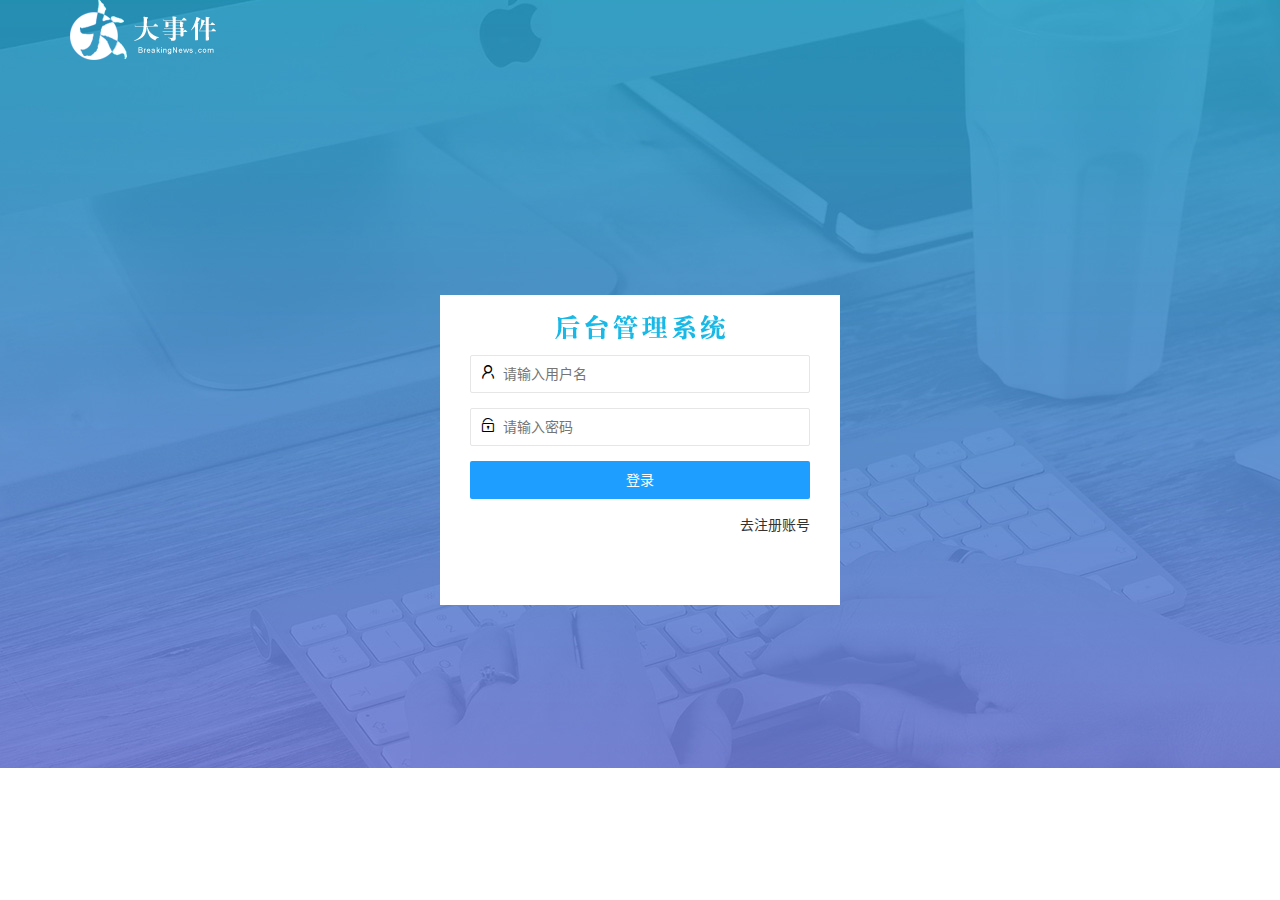
<file: login.html>
<!DOCTYPE html>
<html lang="zh-CN">

<head>
    <meta charset="UTF-8">
    <meta name="viewport" content="width=device-width, initial-scale=1.0">
    <title>大事件-登录/注册</title>
    <link rel="stylesheet" href="./assets/lib/layui/css/layui.css">
    <link rel="stylesheet" href="./assets/css/login.css">
</head>

<body>
    <div class="layui-main">
        <img src="./assets/images/logo.png" alt="">
    </div>
    <div id="regLogBox">
        <div class="title">
            <img src="./assets/images/login_title.png">
        </div>
        <!-- 登录框 -->
        <div class="logbox">
            <form class="layui-form" id="logform">
                <!-- 用户名栏 -->
                <div class="layui-form-item">
                    <i class="layui-icon layui-icon-username"></i>
                    <input type="text" name="username" required lay-verify="required" placeholder="请输入用户名"
                        autocomplete="off" class="layui-input">
                </div>
                <!-- 密码栏 -->
                <div class="layui-form-item">
                    <i class="layui-icon layui-icon-password"></i>
                    <input type="password" name="password" required lay-verify="required|pwd" placeholder="请输入密码"
                        autocomplete="off" class="layui-input">
                </div>
                <div class="layui-form-item">
                    <button class="layui-btn layui-btn-normal layui-btn-fluid" lay-submit>登录</button>
                </div>
                <div class="layui-form-item">
                    <a href="javascript:," id="link_reg">去注册账号</a>
                </div>
            </form>
        </div>
        <!-- 注册框 -->
        <div class="regbox">
            <form class="layui-form" id="regform">
                <!-- 用户名栏 -->
                <div class="layui-form-item">
                    <i class="layui-icon layui-icon-username"></i>
                    <input type="text" name="username" required lay-verify="required" placeholder="请输入用户名"
                        autocomplete="off" class="layui-input">
                </div>
                <!-- 密码栏 -->
                <div class="layui-form-item">
                    <i class="layui-icon layui-icon-password"></i>
                    <input type="password" name="password" required lay-verify="required|pwd" placeholder="请输入密码"
                        autocomplete="off" class="layui-input">
                </div>
                <!-- 确认密码栏 -->
                <div class="layui-form-item">
                    <i class="layui-icon layui-icon-password"></i>
                    <input type="password" name="repassword" required lay-verify="required|pwd|repwd"
                        placeholder="再次确认密码" autocomplete="off" class="layui-input">
                </div>
                <div class="layui-form-item">
                    <button class="layui-btn layui-btn-normal layui-btn-fluid" lay-submit>注册</button>
                </div>
                <div class="layui-form-item">
                    <a href="javascript:void(0)," id="link_log">去登录</a>
                </div>
            </form>
        </div>
    </div>

    <script src="./assets/lib/layui/layui.all.js"></script>
    <script src="./assets/lib/jquery.js"></script>
    <script src="./assets/js/baseAPI.js"></script>
    <script src="./assets/js/login.js"></script>
</body>

</html>
</file>
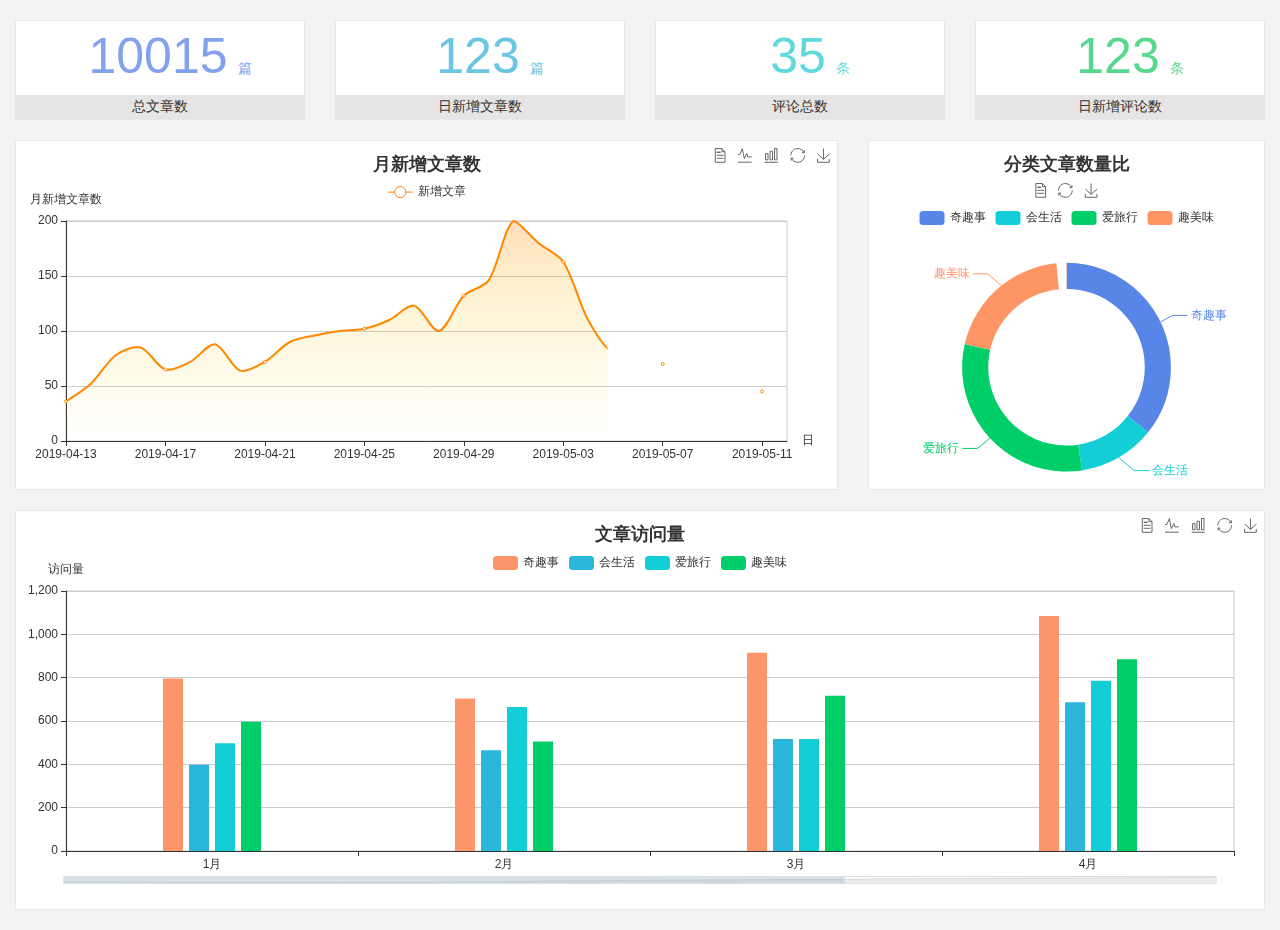
<file: home/dashboard.html>
<!DOCTYPE html>
<html lang="en">

<head>
  <meta charset="UTF-8">
  <meta name="viewport" content="width=device-width, initial-scale=1.0">
  <meta http-equiv="X-UA-Compatible" content="ie=edge">
  <title>图表统计</title>
  <link rel="stylesheet" href="../assets/lib/bootstrap.css" />
  <link rel="stylesheet" href="../assets/lib/main.css" />
  <script src="../assets/lib/jquery.js"></script>
  <script type="text/javascript" src="../assets/lib/echarts.min.js"></script>
</head>

<body>
  <div class="container-fluid">
    <div class="row spannel_list">
      <div class="col-sm-3 col-xs-6">
        <div class="spannel">
          <em>10015</em><span>篇</span>
          <b>总文章数</b>
        </div>
      </div>
      <div class="col-sm-3 col-xs-6">
        <div class="spannel scolor01">
          <em>123</em><span>篇</span>
          <b>日新增文章数</b>
        </div>
      </div>
      <div class="col-sm-3 col-xs-6">
        <div class="spannel scolor02">
          <em>35</em><span>条</span>
          <b>评论总数</b>
        </div>
      </div>
      <div class="col-sm-3 col-xs-6">
        <div class="spannel scolor03">
          <em>123</em><span>条</span>
          <b>日新增评论数</b>
        </div>
      </div>
    </div>
  </div>

  <div class="container-fluid">
    <div class="row curve-pie">
      <div class="col-lg-8 col-md-8">
        <div class="gragh_pannel" id="curve_show"></div>
      </div>
      <div class="col-lg-4 col-md-4">
        <div class="gragh_pannel" id="pie_show"></div>
      </div>
    </div>
  </div>

  <div class="container-fluid">
    <div class="column_pannel" id="column_show"></div>
  </div>

  <script>
    var oChart = echarts.init(document.getElementById('curve_show'));
    var aList_all = [
      { 'count': 36, 'date': '2019-04-13' },
      { 'count': 52, 'date': '2019-04-14' },
      { 'count': 78, 'date': '2019-04-15' },
      { 'count': 85, 'date': '2019-04-16' },
      { 'count': 65, 'date': '2019-04-17' },
      { 'count': 72, 'date': '2019-04-18' },
      { 'count': 88, 'date': '2019-04-19' },
      { 'count': 64, 'date': '2019-04-20' },
      { 'count': 72, 'date': '2019-04-21' },
      { 'count': 90, 'date': '2019-04-22' },
      { 'count': 96, 'date': '2019-04-23' },
      { 'count': 100, 'date': '2019-04-24' },
      { 'count': 102, 'date': '2019-04-25' },
      { 'count': 110, 'date': '2019-04-26' },
      { 'count': 123, 'date': '2019-04-27' },
      { 'count': 100, 'date': '2019-04-28' },
      { 'count': 132, 'date': '2019-04-29' },
      { 'count': 146, 'date': '2019-04-30' },
      { 'count': 200, 'date': '2019-05-01' },
      { 'count': 180, 'date': '2019-05-02' },
      { 'count': 163, 'date': '2019-05-03' },
      { 'count': 110, 'date': '2019-05-04' },
      { 'count': 80, 'date': '2019-05-05' },
      { 'count': 82, 'date': '2019-05-06' },
      { 'count': 70, 'date': '2019-05-07' },
      { 'count': 65, 'date': '2019-05-08' },
      { 'count': 54, 'date': '2019-05-09' },
      { 'count': 40, 'date': '2019-05-10' },
      { 'count': 45, 'date': '2019-05-11' },
      { 'count': 38, 'date': '2019-05-12' },
    ];

    let aCount = [];
    let aDate = [];

    for (var i = 0; i < aList_all.length; i++) {
      aCount.push(aList_all[i].count);
      aDate.push(aList_all[i].date);
    }

    var chartopt = {
      title: {
        text: '月新增文章数',
        left: 'center',
        top: '10'
      },
      tooltip: {
        trigger: 'axis'
      },
      legend: {
        data: ['新增文章'],
        top: '40'
      },
      toolbox: {
        show: true,
        feature: {
          mark: { show: true },
          dataView: { show: true, readOnly: false },
          magicType: { show: true, type: ['line', 'bar'] },
          restore: { show: true },
          saveAsImage: { show: true }
        }
      },
      calculable: true,
      xAxis: [
        {
          name: '日',
          type: 'category',
          boundaryGap: false,
          data: aDate
        }
      ],
      yAxis: [
        {
          name: '月新增文章数',
          type: 'value'
        }
      ],
      series: [
        {
          name: '新增文章',
          type: 'line',
          smooth: true,
          itemStyle: { normal: { areaStyle: { type: 'default' }, color: '#f80' }, lineStyle: { color: '#f80' } },
          data: aCount
        }],
      areaStyle: {
        normal: {
          color: new echarts.graphic.LinearGradient(0, 0, 0, 1, [{
            offset: 0,
            color: 'rgba(255,136,0,0.39)'
          }, {
            offset: .34,
            color: 'rgba(255,180,0,0.25)'
          }, {
            offset: 1,
            color: 'rgba(255,222,0,0.00)'
          }])

        }
      },
      grid: {
        show: true,
        x: 50,
        x2: 50,
        y: 80,
        height: 220
      }
    };

    oChart.setOption(chartopt);


    var oPie = echarts.init(document.getElementById('pie_show'));
    var oPieopt =
    {
      title: {
        top: 10,
        text: '分类文章数量比',
        x: 'center'
      },
      tooltip: {
        trigger: 'item',
        formatter: "{a} <br/>{b} : {c} ({d}%)"
      },
      color: ['#5885e8', '#13cfd5', '#00ce68', '#ff9565'],
      legend: {
        x: 'center',
        top: 65,
        data: ['奇趣事', '会生活', '爱旅行', '趣美味']
      },
      toolbox: {
        show: true,
        x: 'center',
        top: 35,
        feature: {
          mark: { show: true },
          dataView: { show: true, readOnly: false },
          magicType: {
            show: true,
            type: ['pie', 'funnel'],
            option: {
              funnel: {
                x: '25%',
                width: '50%',
                funnelAlign: 'left',
                max: 1548
              }
            }
          },
          restore: { show: true },
          saveAsImage: { show: true }
        }
      },
      calculable: true,
      series: [
        {
          name: '访问来源',
          type: 'pie',
          radius: ['45%', '60%'],
          center: ['50%', '65%'],
          data: [
            { value: 300, name: '奇趣事' },
            { value: 100, name: '会生活' },
            { value: 260, name: '爱旅行' },
            { value: 180, name: '趣美味' }
          ]
        }
      ]
    };
    oPie.setOption(oPieopt);



    var oColumn = this.echarts.init(document.getElementById('column_show'));
    var oColumnopt =
    {
      title: {
        text: '文章访问量',
        left: 'center',
        top: '10'
      },
      tooltip: {
        trigger: 'axis'
      },
      legend: {
        data: ['奇趣事', '会生活', '爱旅行', '趣美味'],
        top: '40'
      },
      toolbox: {
        show: true,
        feature: {
          mark: { show: true },
          dataView: { show: true, readOnly: false },
          magicType: { show: true, type: ['line', 'bar'] },
          restore: { show: true },
          saveAsImage: { show: true }
        }
      },
      calculable: true,
      xAxis: [
        {
          type: 'category',
          data: ['1月', '2月', '3月', '4月', '5月']
        }
      ],
      yAxis: [
        {
          name: '访问量',
          type: 'value'
        }
      ],
      series: [
        {
          name: '奇趣事',
          type: 'bar',
          barWidth: 20,
          itemStyle: {
            normal: { areaStyle: { type: 'default' }, color: '#fd956a' }
          },
          data: [800, 708, 920, 1090, 1200]
        },
        {
          name: '会生活',
          type: 'bar',
          barWidth: 20,
          itemStyle: {
            normal: { areaStyle: { type: 'default' }, color: '#2bb6db' }
          },
          data: [400, 468, 520, 690, 800]
        },
        {
          name: '爱旅行',
          type: 'bar',
          barWidth: 20,
          itemStyle: {
            normal: { areaStyle: { type: 'default' }, color: '#13cfd5' }
          },
          data: [500, 668, 520, 790, 900]
        },
        {
          name: '趣美味',
          type: 'bar',
          barWidth: 20,
          itemStyle: {
            normal: { areaStyle: { type: 'default' }, color: '#00ce68' }
          },
          data: [600, 508, 720, 890, 1000]
        }
      ],
      grid: {
        show: true,
        x: 50,
        x2: 30,
        y: 80,
        height: 260
      },
      dataZoom: [//给x轴设置滚动条
        {
          start: 0,//默认为0
          end: 100 - 1000 / 31,//默认为100
          type: 'slider',
          show: true,
          xAxisIndex: [0],
          handleSize: 0,//滑动条的 左右2个滑动条的大小
          height: 8,//组件高度
          left: 45, //左边的距离
          right: 50,//右边的距离
          bottom: 26,//右边的距离
          handleColor: '#ddd',//h滑动图标的颜色
          handleStyle: {
            borderColor: "#cacaca",
            borderWidth: "1",
            shadowBlur: 2,
            background: "#ddd",
            shadowColor: "#ddd",
          }
        }]
    };
    oColumn.setOption(oColumnopt);
  </script>
</body>

</html>
</file>
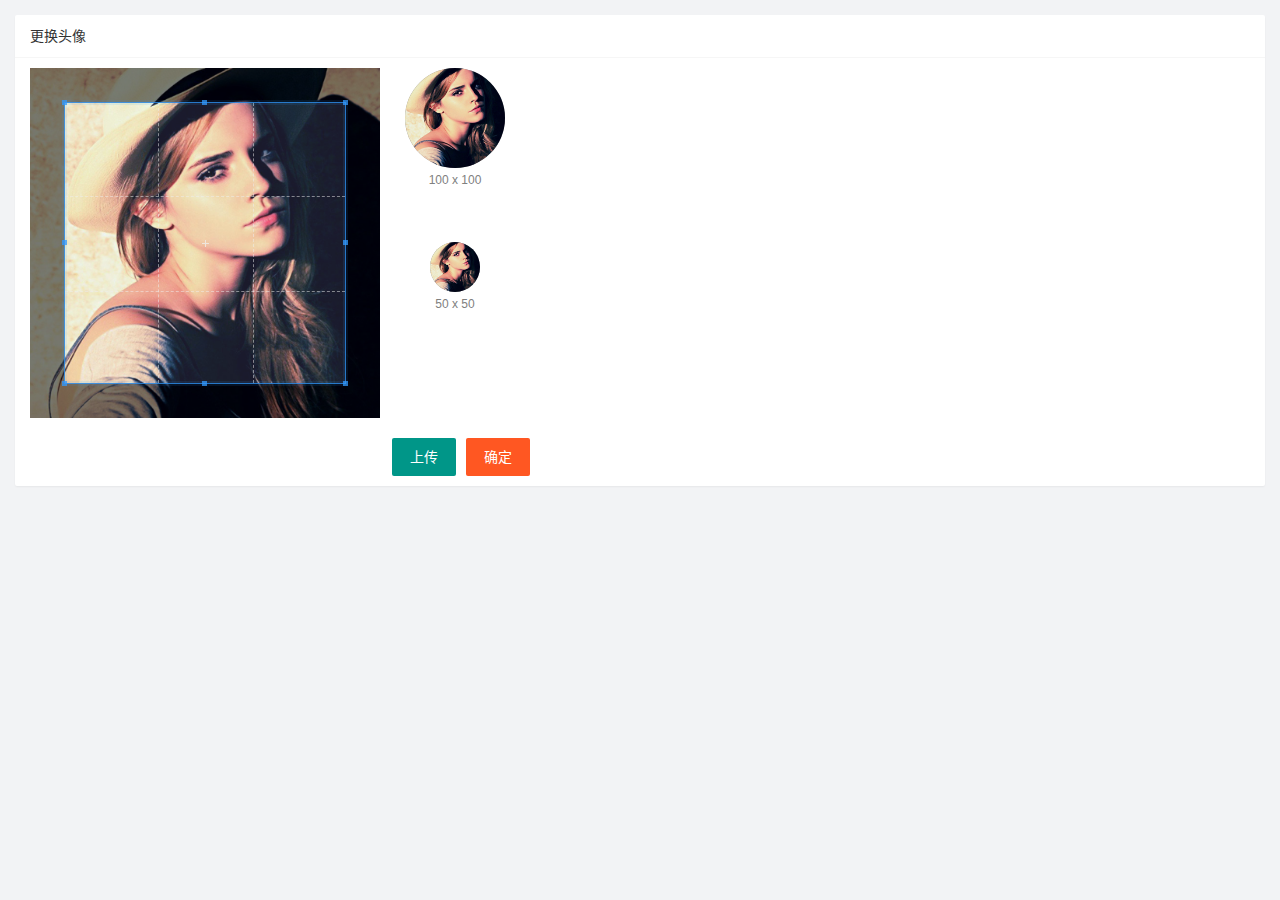
<file: user/user_avatar.html>
<!DOCTYPE html>
<html lang="zh-CN">

<head>
    <meta charset="UTF-8">
    <meta name="viewport" content="width=device-width, initial-scale=1.0">
    <title>更换头像</title>
    <link rel="stylesheet" href="../assets/lib/layui/css/layui.css">
    <link rel="stylesheet" href="../assets/lib/cropper/cropper.css">
    <link rel="stylesheet" href="../assets/css/user/user_avatar.css">
</head>

<body>
    <div class="layui-card">
        <div class="layui-card-header">更换头像</div>
        <div class="layui-card-body">
            <!-- 第一行的图片裁剪和预览区域 -->
            <div class="row1">
                <!-- 图片裁剪区域 -->
                <div class="cropper-box">
                    <!-- 这个 img 标签很重要，将来会把它初始化为裁剪区域 -->
                    <img id="image" src="../assets/images/sample.jpg" />
                </div>
                <!-- 图片的预览区域 -->
                <div class="preview-box">
                    <div>
                        <!-- 宽高为 100px 的预览区域 -->
                        <div class="img-preview w100"></div>
                        <p class="size">100 x 100</p>
                    </div>
                    <div>
                        <!-- 宽高为 50px 的预览区域 -->
                        <div class="img-preview w50"></div>
                        <p class="size">50 x 50</p>
                    </div>
                </div>
            </div>

            <!-- 第二行的按钮区域 -->
            <div class="row2">
                <input id="file" type="file" name="file" accept="image/png, image/jpeg">
                <button id="choosepic" type="button" class="layui-btn">上传</button>
                <button id="newAvatar" type="button" class="layui-btn layui-btn-danger">确定</button>
            </div>
        </div>
    </div>

    <script src="../assets/lib/layui/layui.all.js"></script>
    <script src="../assets/lib/jquery.js"></script>
    <script src="../assets/lib/cropper/Cropper.js"></script>
    <script src="../assets/lib/cropper/jquery-cropper.js"></script>
    <script src="../assets/js/baseAPI.js"></script>
    <script src="../assets/js/user/user_avatar.js"></script>
</body>

</html>
</file>
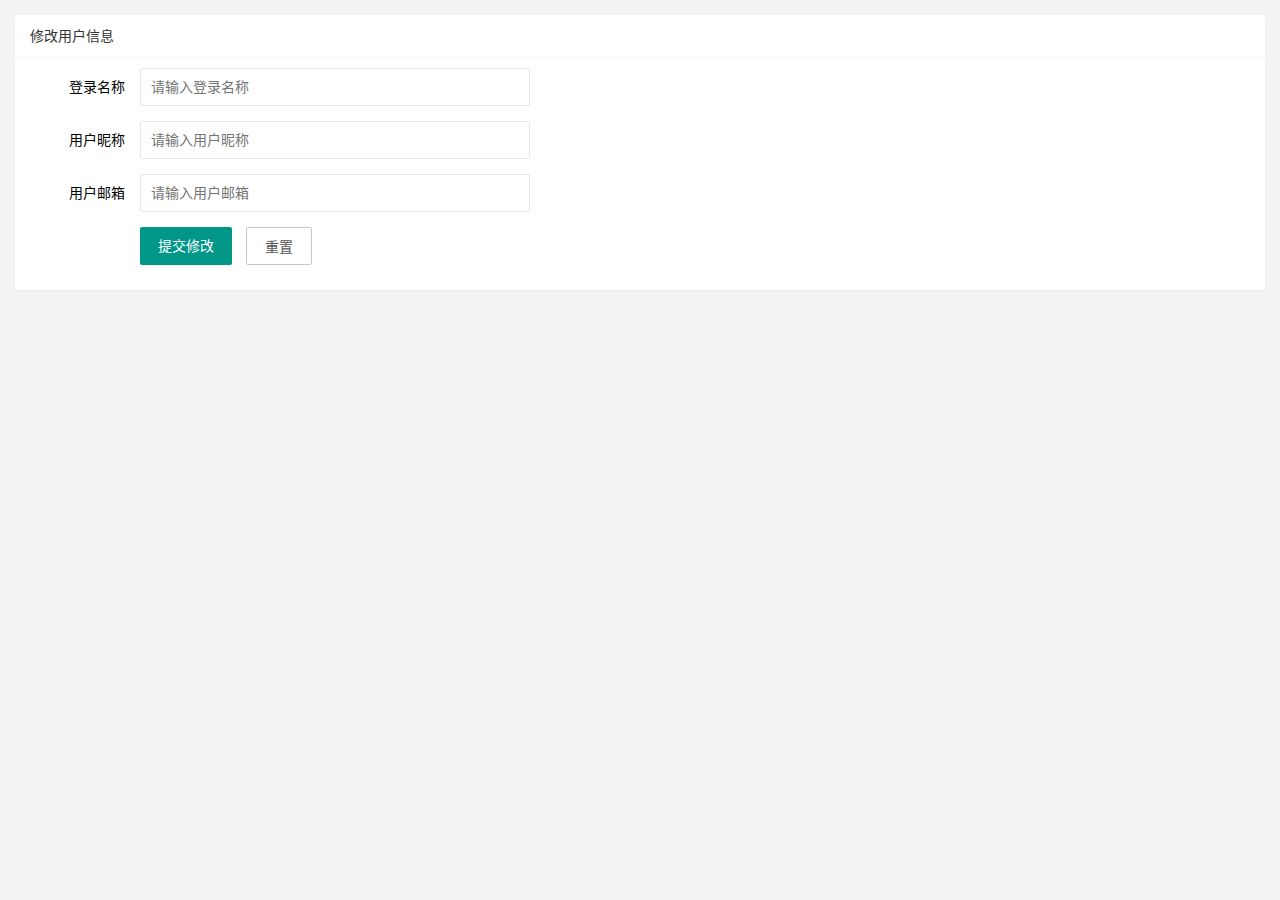
<file: user/user_info.html>
<!DOCTYPE html>
<html lang="zh-CN">

<head>
    <meta charset="UTF-8">
    <meta name="viewport" content="width=device-width, initial-scale=1.0">
    <title>基本资料</title>
    <link rel="stylesheet" href="../assets/lib/layui/css/layui.css">
    <link rel="stylesheet" href="../assets/css/user/user_info.css">
</head>

<body>
    <div class="layui-card">
        <div class="layui-card-header">修改用户信息</div>
        <div class="layui-card-body">
            <form class="layui-form" lay-filter="formuser">
                <input type="hidden" name="id">
                <div class="layui-form-item">
                    <label class="layui-form-label">登录名称</label>
                    <div class="layui-input-block">
                        <input type="text" name="username" required lay-verify="required" placeholder="请输入登录名称"
                            autocomplete="off" class="layui-input" readonly>
                    </div>
                </div>
                <div class="layui-form-item">
                    <label class="layui-form-label">用户昵称</label>
                    <div class="layui-input-block">
                        <input type="text" name="nickname" required lay-verify="required|nickname" placeholder="请输入用户昵称"
                            autocomplete="off" class="layui-input">
                    </div>
                </div>
                <div class="layui-form-item">
                    <label class="layui-form-label">用户邮箱</label>
                    <div class="layui-input-block">
                        <input type="text" name="email" required lay-verify="required|email" placeholder="请输入用户邮箱"
                            autocomplete="off" class="layui-input">
                    </div>
                </div>
                <div class="layui-form-item">
                    <div class="layui-input-block">
                        <button class="layui-btn" lay-submit lay-filter="formDemo">提交修改</button>
                        <button type="reset" id="btnlogout" class="layui-btn layui-btn-primary">重置</button>
                    </div>
                </div>
            </form>
        </div>
    </div>

    <script src="../assets/lib/layui/layui.all.js"></script>
    <script src="../assets/lib/jquery.js"></script>
    <script src="../assets/js/baseAPI.js"></script>
    <script src="../assets/js/user/user_info.js"></script>
</body>

</html>
</file>
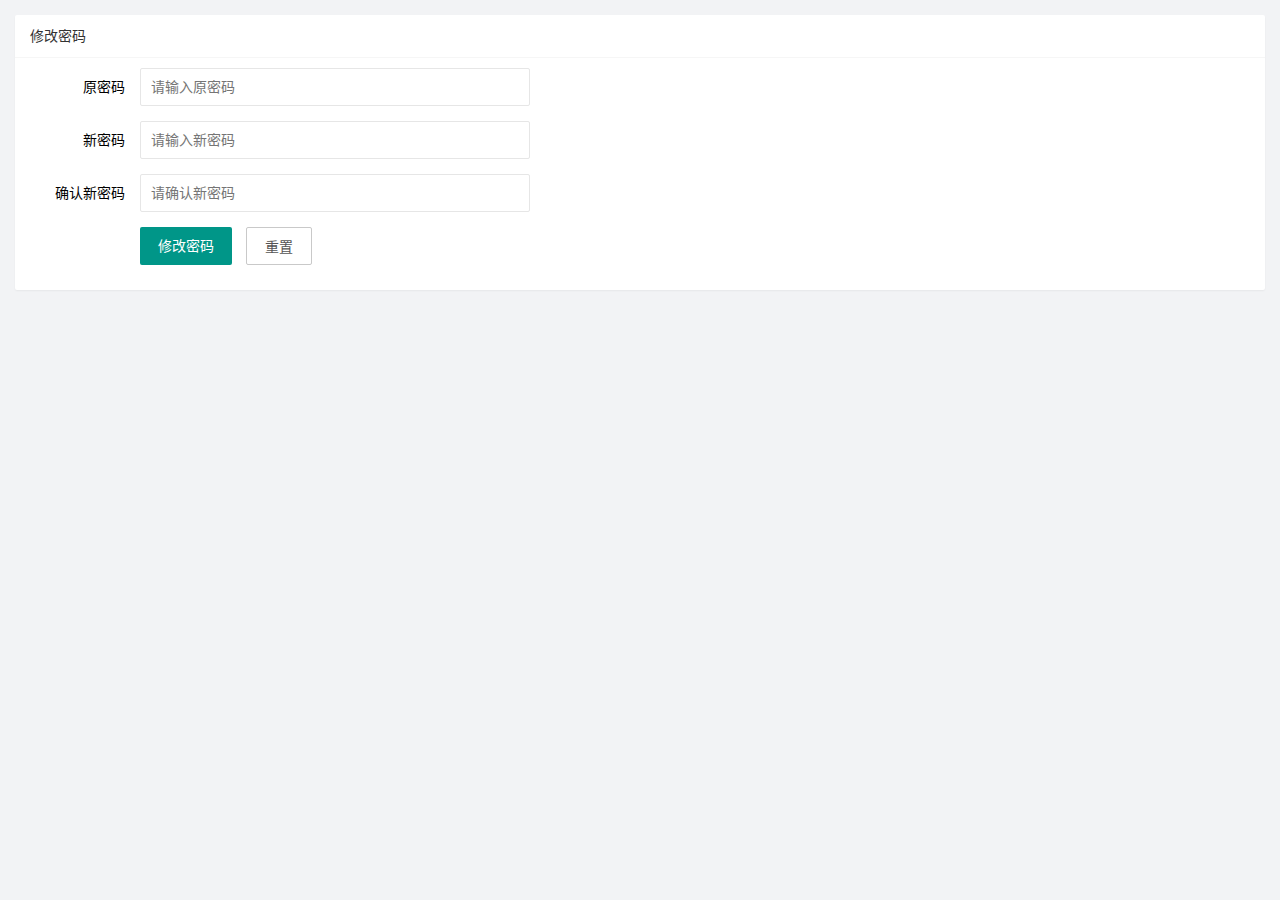
<file: user/user_pwd.html>
<!DOCTYPE html>
<html lang="zh-CN">
<head>
    <meta charset="UTF-8">
    <meta name="viewport" content="width=device-width, initial-scale=1.0">
    <title>重置密码</title>
    <link rel="stylesheet" href="../assets/lib/layui/css/layui.css">
    <link rel="stylesheet" href="../assets/css/user/user_pwd.css">
</head>
<body>
    <!-- 卡片区域 -->
    <div class="layui-card">
        <div class="layui-card-header">修改密码</div>
        <div class="layui-card-body">
            <form id="pwdform" class="layui-form" lay-filter='pwdform'>
                <div class="layui-form-item">
                  <label class="layui-form-label">原密码</label>
                  <div class="layui-input-block">
                    <input type="password" name="oldPwd" required  lay-verify="required|pwd" placeholder="请输入原密码" autocomplete="off" class="layui-input">
                  </div>
                </div>
                <div class="layui-form-item">
                  <label class="layui-form-label">新密码</label>
                  <div class="layui-input-block">
                    <input type="password" name="newPwd" required  lay-verify="required|pwd|samepwd" placeholder="请输入新密码" autocomplete="off" class="layui-input">
                  </div>
                </div>
                <div class="layui-form-item">
                  <label class="layui-form-label">确认新密码</label>
                  <div class="layui-input-block">
                    <input type="password" name="rePwd" required  lay-verify="required|pwd|repwd" placeholder="请确认新密码" autocomplete="off" class="layui-input">
                  </div>
                </div>
                <div class="layui-form-item">
                    <div class="layui-input-block">
                      <button id="" class="layui-btn" lay-submit lay-filter="formDemo">修改密码</button>
                      <button type="reset" class="layui-btn layui-btn-primary">重置</button>
                    </div>
                  </div>
            </form>
        </div>
      </div>

      <script src="../assets/lib/layui/layui.all.js"></script>
      <script src="../assets/lib/jquery.js"></script>
      <script src="../assets/js/baseAPI.js"></script>
      <script src="../assets/js/user/user_pwd.js"></script>
</body>
</html>
</file>
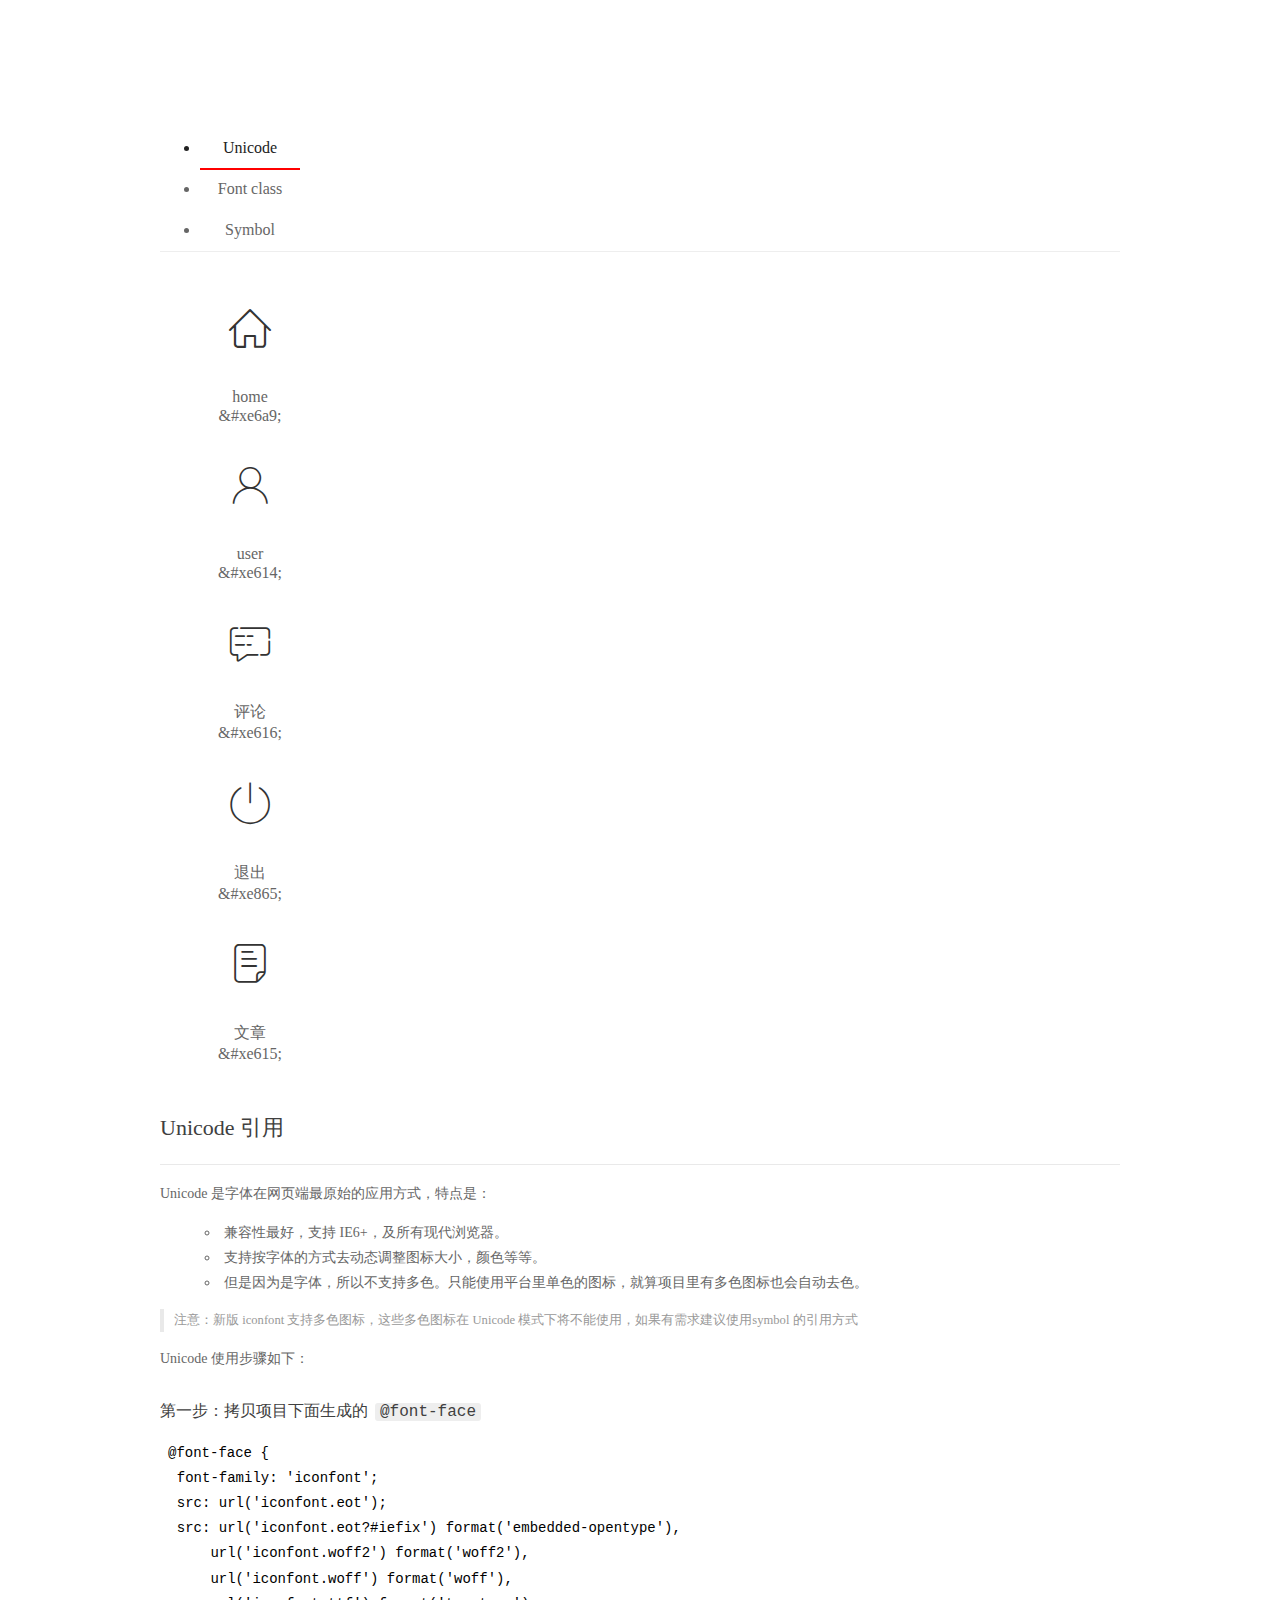
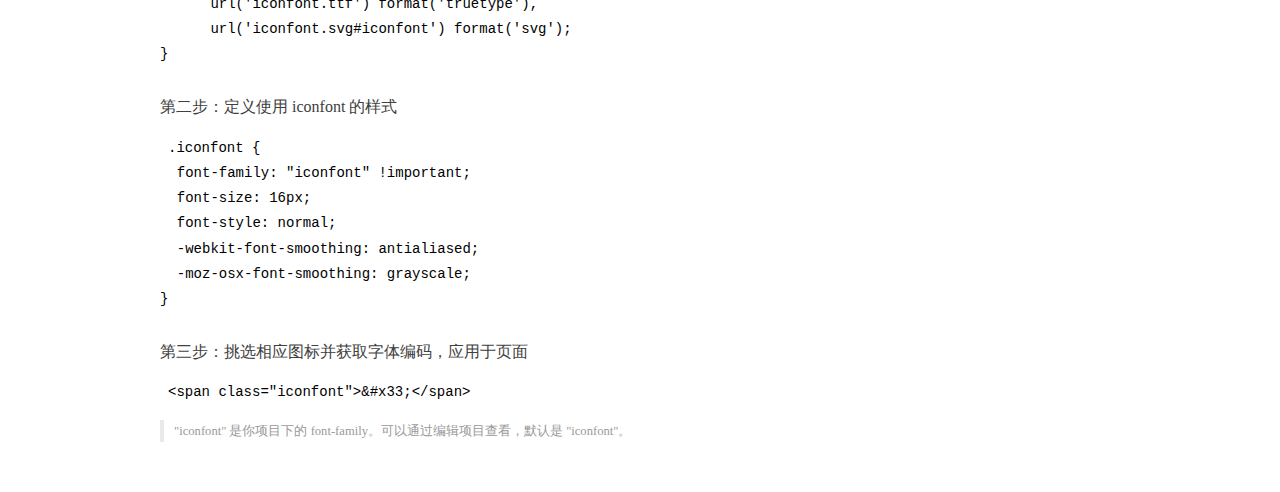
<file: assets/fonts/demo_index.html>
<!DOCTYPE html>
<html>
<head>
  <meta charset="utf-8"/>
  <title>IconFont Demo</title>
  <link rel="shortcut icon" href="https://gtms04.alicdn.com/tps/i4/TB1_oz6GVXXXXaFXpXXJDFnIXXX-64-64.ico" type="image/x-icon"/>
  <link rel="stylesheet" href="https://g.alicdn.com/thx/cube/1.3.2/cube.min.css">
  <link rel="stylesheet" href="demo.css">
  <link rel="stylesheet" href="iconfont.css">
  <script src="iconfont.js"></script>
  <!-- jQuery -->
  <script src="https://a1.alicdn.com/oss/uploads/2018/12/26/7bfddb60-08e8-11e9-9b04-53e73bb6408b.js"></script>
  <!-- 代码高亮 -->
  <script src="https://a1.alicdn.com/oss/uploads/2018/12/26/a3f714d0-08e6-11e9-8a15-ebf944d7534c.js"></script>
</head>
<body>
  <div class="main">
    <h1 class="logo"><a href="https://www.iconfont.cn/" title="iconfont 首页" target="_blank">&#xe86b;</a></h1>
    <div class="nav-tabs">
      <ul id="tabs" class="dib-box">
        <li class="dib active"><span>Unicode</span></li>
        <li class="dib"><span>Font class</span></li>
        <li class="dib"><span>Symbol</span></li>
      </ul>
      
    </div>
    <div class="tab-container">
      <div class="content unicode" style="display: block;">
          <ul class="icon_lists dib-box">
          
            <li class="dib">
              <span class="icon iconfont">&#xe6a9;</span>
                <div class="name">home</div>
                <div class="code-name">&amp;#xe6a9;</div>
              </li>
          
            <li class="dib">
              <span class="icon iconfont">&#xe614;</span>
                <div class="name">user</div>
                <div class="code-name">&amp;#xe614;</div>
              </li>
          
            <li class="dib">
              <span class="icon iconfont">&#xe616;</span>
                <div class="name">评论</div>
                <div class="code-name">&amp;#xe616;</div>
              </li>
          
            <li class="dib">
              <span class="icon iconfont">&#xe865;</span>
                <div class="name">退出</div>
                <div class="code-name">&amp;#xe865;</div>
              </li>
          
            <li class="dib">
              <span class="icon iconfont">&#xe615;</span>
                <div class="name">文章</div>
                <div class="code-name">&amp;#xe615;</div>
              </li>
          
          </ul>
          <div class="article markdown">
          <h2 id="unicode-">Unicode 引用</h2>
          <hr>

          <p>Unicode 是字体在网页端最原始的应用方式，特点是：</p>
          <ul>
            <li>兼容性最好，支持 IE6+，及所有现代浏览器。</li>
            <li>支持按字体的方式去动态调整图标大小，颜色等等。</li>
            <li>但是因为是字体，所以不支持多色。只能使用平台里单色的图标，就算项目里有多色图标也会自动去色。</li>
          </ul>
          <blockquote>
            <p>注意：新版 iconfont 支持多色图标，这些多色图标在 Unicode 模式下将不能使用，如果有需求建议使用symbol 的引用方式</p>
          </blockquote>
          <p>Unicode 使用步骤如下：</p>
          <h3 id="-font-face">第一步：拷贝项目下面生成的 <code>@font-face</code></h3>
<pre><code class="language-css"
>@font-face {
  font-family: 'iconfont';
  src: url('iconfont.eot');
  src: url('iconfont.eot?#iefix') format('embedded-opentype'),
      url('iconfont.woff2') format('woff2'),
      url('iconfont.woff') format('woff'),
      url('iconfont.ttf') format('truetype'),
      url('iconfont.svg#iconfont') format('svg');
}
</code></pre>
          <h3 id="-iconfont-">第二步：定义使用 iconfont 的样式</h3>
<pre><code class="language-css"
>.iconfont {
  font-family: "iconfont" !important;
  font-size: 16px;
  font-style: normal;
  -webkit-font-smoothing: antialiased;
  -moz-osx-font-smoothing: grayscale;
}
</code></pre>
          <h3 id="-">第三步：挑选相应图标并获取字体编码，应用于页面</h3>
<pre>
<code class="language-html"
>&lt;span class="iconfont"&gt;&amp;#x33;&lt;/span&gt;
</code></pre>
          <blockquote>
            <p>"iconfont" 是你项目下的 font-family。可以通过编辑项目查看，默认是 "iconfont"。</p>
          </blockquote>
          </div>
      </div>
      <div class="content font-class">
        <ul class="icon_lists dib-box">
          
          <li class="dib">
            <span class="icon iconfont icon-home"></span>
            <div class="name">
              home
            </div>
            <div class="code-name">.icon-home
            </div>
          </li>
          
          <li class="dib">
            <span class="icon iconfont icon-user"></span>
            <div class="name">
              user
            </div>
            <div class="code-name">.icon-user
            </div>
          </li>
          
          <li class="dib">
            <span class="icon iconfont icon-pinglun"></span>
            <div class="name">
              评论
            </div>
            <div class="code-name">.icon-pinglun
            </div>
          </li>
          
          <li class="dib">
            <span class="icon iconfont icon-tuichu"></span>
            <div class="name">
              退出
            </div>
            <div class="code-name">.icon-tuichu
            </div>
          </li>
          
          <li class="dib">
            <span class="icon iconfont icon-16"></span>
            <div class="name">
              文章
            </div>
            <div class="code-name">.icon-16
            </div>
          </li>
          
        </ul>
        <div class="article markdown">
        <h2 id="font-class-">font-class 引用</h2>
        <hr>

        <p>font-class 是 Unicode 使用方式的一种变种，主要是解决 Unicode 书写不直观，语意不明确的问题。</p>
        <p>与 Unicode 使用方式相比，具有如下特点：</p>
        <ul>
          <li>兼容性良好，支持 IE8+，及所有现代浏览器。</li>
          <li>相比于 Unicode 语意明确，书写更直观。可以很容易分辨这个 icon 是什么。</li>
          <li>因为使用 class 来定义图标，所以当要替换图标时，只需要修改 class 里面的 Unicode 引用。</li>
          <li>不过因为本质上还是使用的字体，所以多色图标还是不支持的。</li>
        </ul>
        <p>使用步骤如下：</p>
        <h3 id="-fontclass-">第一步：引入项目下面生成的 fontclass 代码：</h3>
<pre><code class="language-html">&lt;link rel="stylesheet" href="./iconfont.css"&gt;
</code></pre>
        <h3 id="-">第二步：挑选相应图标并获取类名，应用于页面：</h3>
<pre><code class="language-html">&lt;span class="iconfont icon-xxx"&gt;&lt;/span&gt;
</code></pre>
        <blockquote>
          <p>"
            iconfont" 是你项目下的 font-family。可以通过编辑项目查看，默认是 "iconfont"。</p>
        </blockquote>
      </div>
      </div>
      <div class="content symbol">
          <ul class="icon_lists dib-box">
          
            <li class="dib">
                <svg class="icon svg-icon" aria-hidden="true">
                  <use xlink:href="#icon-home"></use>
                </svg>
                <div class="name">home</div>
                <div class="code-name">#icon-home</div>
            </li>
          
            <li class="dib">
                <svg class="icon svg-icon" aria-hidden="true">
                  <use xlink:href="#icon-user"></use>
                </svg>
                <div class="name">user</div>
                <div class="code-name">#icon-user</div>
            </li>
          
            <li class="dib">
                <svg class="icon svg-icon" aria-hidden="true">
                  <use xlink:href="#icon-pinglun"></use>
                </svg>
                <div class="name">评论</div>
                <div class="code-name">#icon-pinglun</div>
            </li>
          
            <li class="dib">
                <svg class="icon svg-icon" aria-hidden="true">
                  <use xlink:href="#icon-tuichu"></use>
                </svg>
                <div class="name">退出</div>
                <div class="code-name">#icon-tuichu</div>
            </li>
          
            <li class="dib">
                <svg class="icon svg-icon" aria-hidden="true">
                  <use xlink:href="#icon-16"></use>
                </svg>
                <div class="name">文章</div>
                <div class="code-name">#icon-16</div>
            </li>
          
          </ul>
          <div class="article markdown">
          <h2 id="symbol-">Symbol 引用</h2>
          <hr>

          <p>这是一种全新的使用方式，应该说这才是未来的主流，也是平台目前推荐的用法。相关介绍可以参考这篇<a href="">文章</a>
            这种用法其实是做了一个 SVG 的集合，与另外两种相比具有如下特点：</p>
          <ul>
            <li>支持多色图标了，不再受单色限制。</li>
            <li>通过一些技巧，支持像字体那样，通过 <code>font-size</code>, <code>color</code> 来调整样式。</li>
            <li>兼容性较差，支持 IE9+，及现代浏览器。</li>
            <li>浏览器渲染 SVG 的性能一般，还不如 png。</li>
          </ul>
          <p>使用步骤如下：</p>
          <h3 id="-symbol-">第一步：引入项目下面生成的 symbol 代码：</h3>
<pre><code class="language-html">&lt;script src="./iconfont.js"&gt;&lt;/script&gt;
</code></pre>
          <h3 id="-css-">第二步：加入通用 CSS 代码（引入一次就行）：</h3>
<pre><code class="language-html">&lt;style&gt;
.icon {
  width: 1em;
  height: 1em;
  vertical-align: -0.15em;
  fill: currentColor;
  overflow: hidden;
}
&lt;/style&gt;
</code></pre>
          <h3 id="-">第三步：挑选相应图标并获取类名，应用于页面：</h3>
<pre><code class="language-html">&lt;svg class="icon" aria-hidden="true"&gt;
  &lt;use xlink:href="#icon-xxx"&gt;&lt;/use&gt;
&lt;/svg&gt;
</code></pre>
          </div>
      </div>

    </div>
  </div>
  <script>
  $(document).ready(function () {
      $('.tab-container .content:first').show()

      $('#tabs li').click(function (e) {
        var tabContent = $('.tab-container .content')
        var index = $(this).index()

        if ($(this).hasClass('active')) {
          return
        } else {
          $('#tabs li').removeClass('active')
          $(this).addClass('active')

          tabContent.hide().eq(index).fadeIn()
        }
      })
    })
  </script>
</body>
</html>
</file>
<file: assets/lib/layui/css/layui.css>
/** layui-v2.5.5 MIT License By https://www.layui.com */
 .layui-inline,img{display:inline-block;vertical-align:middle}h1,h2,h3,h4,h5,h6{font-weight:400}.layui-edge,.layui-header,.layui-inline,.layui-main{position:relative}.layui-body,.layui-edge,.layui-elip{overflow:hidden}.layui-btn,.layui-edge,.layui-inline,img{vertical-align:middle}.layui-btn,.layui-disabled,.layui-icon,.layui-unselect{-moz-user-select:none;-webkit-user-select:none;-ms-user-select:none}.layui-elip,.layui-form-checkbox span,.layui-form-pane .layui-form-label{text-overflow:ellipsis;white-space:nowrap}.layui-breadcrumb,.layui-tree-btnGroup{visibility:hidden}blockquote,body,button,dd,div,dl,dt,form,h1,h2,h3,h4,h5,h6,input,li,ol,p,pre,td,textarea,th,ul{margin:0;padding:0;-webkit-tap-highlight-color:rgba(0,0,0,0)}a:active,a:hover{outline:0}img{border:none}li{list-style:none}table{border-collapse:collapse;border-spacing:0}h4,h5,h6{font-size:100%}button,input,optgroup,option,select,textarea{font-family:inherit;font-size:inherit;font-style:inherit;font-weight:inherit;outline:0}pre{white-space:pre-wrap;white-space:-moz-pre-wrap;white-space:-pre-wrap;white-space:-o-pre-wrap;word-wrap:break-word}body{line-height:24px;font:14px Helvetica Neue,Helvetica,PingFang SC,Tahoma,Arial,sans-serif}hr{height:1px;margin:10px 0;border:0;clear:both}a{color:#333;text-decoration:none}a:hover{color:#777}a cite{font-style:normal;*cursor:pointer}.layui-border-box,.layui-border-box *{box-sizing:border-box}.layui-box,.layui-box *{box-sizing:content-box}.layui-clear{clear:both;*zoom:1}.layui-clear:after{content:'\20';clear:both;*zoom:1;display:block;height:0}.layui-inline{*display:inline;*zoom:1}.layui-edge{display:inline-block;width:0;height:0;border-width:6px;border-style:dashed;border-color:transparent}.layui-edge-top{top:-4px;border-bottom-color:#999;border-bottom-style:solid}.layui-edge-right{border-left-color:#999;border-left-style:solid}.layui-edge-bottom{top:2px;border-top-color:#999;border-top-style:solid}.layui-edge-left{border-right-color:#999;border-right-style:solid}.layui-disabled,.layui-disabled:hover{color:#d2d2d2!important;cursor:not-allowed!important}.layui-circle{border-radius:100%}.layui-show{display:block!important}.layui-hide{display:none!important}@font-face{font-family:layui-icon;src:url(../font/iconfont.eot?v=250);src:url(../font/iconfont.eot?v=250#iefix) format('embedded-opentype'),url(../font/iconfont.woff2?v=250) format('woff2'),url(../font/iconfont.woff?v=250) format('woff'),url(../font/iconfont.ttf?v=250) format('truetype'),url(../font/iconfont.svg?v=250#layui-icon) format('svg')}.layui-icon{font-family:layui-icon!important;font-size:16px;font-style:normal;-webkit-font-smoothing:antialiased;-moz-osx-font-smoothing:grayscale}.layui-icon-reply-fill:before{content:"\e611"}.layui-icon-set-fill:before{content:"\e614"}.layui-icon-menu-fill:before{content:"\e60f"}.layui-icon-search:before{content:"\e615"}.layui-icon-share:before{content:"\e641"}.layui-icon-set-sm:before{content:"\e620"}.layui-icon-engine:before{content:"\e628"}.layui-icon-close:before{content:"\1006"}.layui-icon-close-fill:before{content:"\1007"}.layui-icon-chart-screen:before{content:"\e629"}.layui-icon-star:before{content:"\e600"}.layui-icon-circle-dot:before{content:"\e617"}.layui-icon-chat:before{content:"\e606"}.layui-icon-release:before{content:"\e609"}.layui-icon-list:before{content:"\e60a"}.layui-icon-chart:before{content:"\e62c"}.layui-icon-ok-circle:before{content:"\1005"}.layui-icon-layim-theme:before{content:"\e61b"}.layui-icon-table:before{content:"\e62d"}.layui-icon-right:before{content:"\e602"}.layui-icon-left:before{content:"\e603"}.layui-icon-cart-simple:before{content:"\e698"}.layui-icon-face-cry:before{content:"\e69c"}.layui-icon-face-smile:before{content:"\e6af"}.layui-icon-survey:before{content:"\e6b2"}.layui-icon-tree:before{content:"\e62e"}.layui-icon-upload-circle:before{content:"\e62f"}.layui-icon-add-circle:before{content:"\e61f"}.layui-icon-download-circle:before{content:"\e601"}.layui-icon-templeate-1:before{content:"\e630"}.layui-icon-util:before{content:"\e631"}.layui-icon-face-surprised:before{content:"\e664"}.layui-icon-edit:before{content:"\e642"}.layui-icon-speaker:before{content:"\e645"}.layui-icon-down:before{content:"\e61a"}.layui-icon-file:before{content:"\e621"}.layui-icon-layouts:before{content:"\e632"}.layui-icon-rate-half:before{content:"\e6c9"}.layui-icon-add-circle-fine:before{content:"\e608"}.layui-icon-prev-circle:before{content:"\e633"}.layui-icon-read:before{content:"\e705"}.layui-icon-404:before{content:"\e61c"}.layui-icon-carousel:before{content:"\e634"}.layui-icon-help:before{content:"\e607"}.layui-icon-code-circle:before{content:"\e635"}.layui-icon-water:before{content:"\e636"}.layui-icon-username:before{content:"\e66f"}.layui-icon-find-fill:before{content:"\e670"}.layui-icon-about:before{content:"\e60b"}.layui-icon-location:before{content:"\e715"}.layui-icon-up:before{content:"\e619"}.layui-icon-pause:before{content:"\e651"}.layui-icon-date:before{content:"\e637"}.layui-icon-layim-uploadfile:before{content:"\e61d"}.layui-icon-delete:before{content:"\e640"}.layui-icon-play:before{content:"\e652"}.layui-icon-top:before{content:"\e604"}.layui-icon-friends:before{content:"\e612"}.layui-icon-refresh-3:before{content:"\e9aa"}.layui-icon-ok:before{content:"\e605"}.layui-icon-layer:before{content:"\e638"}.layui-icon-face-smile-fine:before{content:"\e60c"}.layui-icon-dollar:before{content:"\e659"}.layui-icon-group:before{content:"\e613"}.layui-icon-layim-download:before{content:"\e61e"}.layui-icon-picture-fine:before{content:"\e60d"}.layui-icon-link:before{content:"\e64c"}.layui-icon-diamond:before{content:"\e735"}.layui-icon-log:before{content:"\e60e"}.layui-icon-rate-solid:before{content:"\e67a"}.layui-icon-fonts-del:before{content:"\e64f"}.layui-icon-unlink:before{content:"\e64d"}.layui-icon-fonts-clear:before{content:"\e639"}.layui-icon-triangle-r:before{content:"\e623"}.layui-icon-circle:before{content:"\e63f"}.layui-icon-radio:before{content:"\e643"}.layui-icon-align-center:before{content:"\e647"}.layui-icon-align-right:before{content:"\e648"}.layui-icon-align-left:before{content:"\e649"}.layui-icon-loading-1:before{content:"\e63e"}.layui-icon-return:before{content:"\e65c"}.layui-icon-fonts-strong:before{content:"\e62b"}.layui-icon-upload:before{content:"\e67c"}.layui-icon-dialogue:before{content:"\e63a"}.layui-icon-video:before{content:"\e6ed"}.layui-icon-headset:before{content:"\e6fc"}.layui-icon-cellphone-fine:before{content:"\e63b"}.layui-icon-add-1:before{content:"\e654"}.layui-icon-face-smile-b:before{content:"\e650"}.layui-icon-fonts-html:before{content:"\e64b"}.layui-icon-form:before{content:"\e63c"}.layui-icon-cart:before{content:"\e657"}.layui-icon-camera-fill:before{content:"\e65d"}.layui-icon-tabs:before{content:"\e62a"}.layui-icon-fonts-code:before{content:"\e64e"}.layui-icon-fire:before{content:"\e756"}.layui-icon-set:before{content:"\e716"}.layui-icon-fonts-u:before{content:"\e646"}.layui-icon-triangle-d:before{content:"\e625"}.layui-icon-tips:before{content:"\e702"}.layui-icon-picture:before{content:"\e64a"}.layui-icon-more-vertical:before{content:"\e671"}.layui-icon-flag:before{content:"\e66c"}.layui-icon-loading:before{content:"\e63d"}.layui-icon-fonts-i:before{content:"\e644"}.layui-icon-refresh-1:before{content:"\e666"}.layui-icon-rmb:before{content:"\e65e"}.layui-icon-home:before{content:"\e68e"}.layui-icon-user:before{content:"\e770"}.layui-icon-notice:before{content:"\e667"}.layui-icon-login-weibo:before{content:"\e675"}.layui-icon-voice:before{content:"\e688"}.layui-icon-upload-drag:before{content:"\e681"}.layui-icon-login-qq:before{content:"\e676"}.layui-icon-snowflake:before{content:"\e6b1"}.layui-icon-file-b:before{content:"\e655"}.layui-icon-template:before{content:"\e663"}.layui-icon-auz:before{content:"\e672"}.layui-icon-console:before{content:"\e665"}.layui-icon-app:before{content:"\e653"}.layui-icon-prev:before{content:"\e65a"}.layui-icon-website:before{content:"\e7ae"}.layui-icon-next:before{content:"\e65b"}.layui-icon-component:before{content:"\e857"}.layui-icon-more:before{content:"\e65f"}.layui-icon-login-wechat:before{content:"\e677"}.layui-icon-shrink-right:before{content:"\e668"}.layui-icon-spread-left:before{content:"\e66b"}.layui-icon-camera:before{content:"\e660"}.layui-icon-note:before{content:"\e66e"}.layui-icon-refresh:before{content:"\e669"}.layui-icon-female:before{content:"\e661"}.layui-icon-male:before{content:"\e662"}.layui-icon-password:before{content:"\e673"}.layui-icon-senior:before{content:"\e674"}.layui-icon-theme:before{content:"\e66a"}.layui-icon-tread:before{content:"\e6c5"}.layui-icon-praise:before{content:"\e6c6"}.layui-icon-star-fill:before{content:"\e658"}.layui-icon-rate:before{content:"\e67b"}.layui-icon-template-1:before{content:"\e656"}.layui-icon-vercode:before{content:"\e679"}.layui-icon-cellphone:before{content:"\e678"}.layui-icon-screen-full:before{content:"\e622"}.layui-icon-screen-restore:before{content:"\e758"}.layui-icon-cols:before{content:"\e610"}.layui-icon-export:before{content:"\e67d"}.layui-icon-print:before{content:"\e66d"}.layui-icon-slider:before{content:"\e714"}.layui-icon-addition:before{content:"\e624"}.layui-icon-subtraction:before{content:"\e67e"}.layui-icon-service:before{content:"\e626"}.layui-icon-transfer:before{content:"\e691"}.layui-main{width:1140px;margin:0 auto}.layui-header{z-index:1000;height:60px}.layui-header a:hover{transition:all .5s;-webkit-transition:all .5s}.layui-side{position:fixed;left:0;top:0;bottom:0;z-index:999;width:200px;overflow-x:hidden}.layui-side-scroll{position:relative;width:220px;height:100%;overflow-x:hidden}.layui-body{position:absolute;left:200px;right:0;top:0;bottom:0;z-index:998;width:auto;overflow-y:auto;box-sizing:border-box}.layui-layout-body{overflow:hidden}.layui-layout-admin .layui-header{background-color:#23262E}.layui-layout-admin .layui-side{top:60px;width:200px;overflow-x:hidden}.layui-layout-admin .layui-body{position:fixed;top:60px;bottom:44px}.layui-layout-admin .layui-main{width:auto;margin:0 15px}.layui-layout-admin .layui-footer{position:fixed;left:200px;right:0;bottom:0;height:44px;line-height:44px;padding:0 15px;background-color:#eee}.layui-layout-admin .layui-logo{position:absolute;left:0;top:0;width:200px;height:100%;line-height:60px;text-align:center;color:#009688;font-size:16px}.layui-layout-admin .layui-header .layui-nav{background:0 0}.layui-layout-left{position:absolute!important;left:200px;top:0}.layui-layout-right{position:absolute!important;right:0;top:0}.layui-container{position:relative;margin:0 auto;padding:0 15px;box-sizing:border-box}.layui-fluid{position:relative;margin:0 auto;padding:0 15px}.layui-row:after,.layui-row:before{content:'';display:block;clear:both}.layui-col-lg1,.layui-col-lg10,.layui-col-lg11,.layui-col-lg12,.layui-col-lg2,.layui-col-lg3,.layui-col-lg4,.layui-col-lg5,.layui-col-lg6,.layui-col-lg7,.layui-col-lg8,.layui-col-lg9,.layui-col-md1,.layui-col-md10,.layui-col-md11,.layui-col-md12,.layui-col-md2,.layui-col-md3,.layui-col-md4,.layui-col-md5,.layui-col-md6,.layui-col-md7,.layui-col-md8,.layui-col-md9,.layui-col-sm1,.layui-col-sm10,.layui-col-sm11,.layui-col-sm12,.layui-col-sm2,.layui-col-sm3,.layui-col-sm4,.layui-col-sm5,.layui-col-sm6,.layui-col-sm7,.layui-col-sm8,.layui-col-sm9,.layui-col-xs1,.layui-col-xs10,.layui-col-xs11,.layui-col-xs12,.layui-col-xs2,.layui-col-xs3,.layui-col-xs4,.layui-col-xs5,.layui-col-xs6,.layui-col-xs7,.layui-col-xs8,.layui-col-xs9{position:relative;display:block;box-sizing:border-box}.layui-col-xs1,.layui-col-xs10,.layui-col-xs11,.layui-col-xs12,.layui-col-xs2,.layui-col-xs3,.layui-col-xs4,.layui-col-xs5,.layui-col-xs6,.layui-col-xs7,.layui-col-xs8,.layui-col-xs9{float:left}.layui-col-xs1{width:8.33333333%}.layui-col-xs2{width:16.66666667%}.layui-col-xs3{width:25%}.layui-col-xs4{width:33.33333333%}.layui-col-xs5{width:41.66666667%}.layui-col-xs6{width:50%}.layui-col-xs7{width:58.33333333%}.layui-col-xs8{width:66.66666667%}.layui-col-xs9{width:75%}.layui-col-xs10{width:83.33333333%}.layui-col-xs11{width:91.66666667%}.layui-col-xs12{width:100%}.layui-col-xs-offset1{margin-left:8.33333333%}.layui-col-xs-offset2{margin-left:16.66666667%}.layui-col-xs-offset3{margin-left:25%}.layui-col-xs-offset4{margin-left:33.33333333%}.layui-col-xs-offset5{margin-left:41.66666667%}.layui-col-xs-offset6{margin-left:50%}.layui-col-xs-offset7{margin-left:58.33333333%}.layui-col-xs-offset8{margin-left:66.66666667%}.layui-col-xs-offset9{margin-left:75%}.layui-col-xs-offset10{margin-left:83.33333333%}.layui-col-xs-offset11{margin-left:91.66666667%}.layui-col-xs-offset12{margin-left:100%}@media screen and (max-width:768px){.layui-hide-xs{display:none!important}.layui-show-xs-block{display:block!important}.layui-show-xs-inline{display:inline!important}.layui-show-xs-inline-block{display:inline-block!important}}@media screen and (min-width:768px){.layui-container{width:750px}.layui-hide-sm{display:none!important}.layui-show-sm-block{display:block!important}.layui-show-sm-inline{display:inline!important}.layui-show-sm-inline-block{display:inline-block!important}.layui-col-sm1,.layui-col-sm10,.layui-col-sm11,.layui-col-sm12,.layui-col-sm2,.layui-col-sm3,.layui-col-sm4,.layui-col-sm5,.layui-col-sm6,.layui-col-sm7,.layui-col-sm8,.layui-col-sm9{float:left}.layui-col-sm1{width:8.33333333%}.layui-col-sm2{width:16.66666667%}.layui-col-sm3{width:25%}.layui-col-sm4{width:33.33333333%}.layui-col-sm5{width:41.66666667%}.layui-col-sm6{width:50%}.layui-col-sm7{width:58.33333333%}.layui-col-sm8{width:66.66666667%}.layui-col-sm9{width:75%}.layui-col-sm10{width:83.33333333%}.layui-col-sm11{width:91.66666667%}.layui-col-sm12{width:100%}.layui-col-sm-offset1{margin-left:8.33333333%}.layui-col-sm-offset2{margin-left:16.66666667%}.layui-col-sm-offset3{margin-left:25%}.layui-col-sm-offset4{margin-left:33.33333333%}.layui-col-sm-offset5{margin-left:41.66666667%}.layui-col-sm-offset6{margin-left:50%}.layui-col-sm-offset7{margin-left:58.33333333%}.layui-col-sm-offset8{margin-left:66.66666667%}.layui-col-sm-offset9{margin-left:75%}.layui-col-sm-offset10{margin-left:83.33333333%}.layui-col-sm-offset11{margin-left:91.66666667%}.layui-col-sm-offset12{margin-left:100%}}@media screen and (min-width:992px){.layui-container{width:970px}.layui-hide-md{display:none!important}.layui-show-md-block{display:block!important}.layui-show-md-inline{display:inline!important}.layui-show-md-inline-block{display:inline-block!important}.layui-col-md1,.layui-col-md10,.layui-col-md11,.layui-col-md12,.layui-col-md2,.layui-col-md3,.layui-col-md4,.layui-col-md5,.layui-col-md6,.layui-col-md7,.layui-col-md8,.layui-col-md9{float:left}.layui-col-md1{width:8.33333333%}.layui-col-md2{width:16.66666667%}.layui-col-md3{width:25%}.layui-col-md4{width:33.33333333%}.layui-col-md5{width:41.66666667%}.layui-col-md6{width:50%}.layui-col-md7{width:58.33333333%}.layui-col-md8{width:66.66666667%}.layui-col-md9{width:75%}.layui-col-md10{width:83.33333333%}.layui-col-md11{width:91.66666667%}.layui-col-md12{width:100%}.layui-col-md-offset1{margin-left:8.33333333%}.layui-col-md-offset2{margin-left:16.66666667%}.layui-col-md-offset3{margin-left:25%}.layui-col-md-offset4{margin-left:33.33333333%}.layui-col-md-offset5{margin-left:41.66666667%}.layui-col-md-offset6{margin-left:50%}.layui-col-md-offset7{margin-left:58.33333333%}.layui-col-md-offset8{margin-left:66.66666667%}.layui-col-md-offset9{margin-left:75%}.layui-col-md-offset10{margin-left:83.33333333%}.layui-col-md-offset11{margin-left:91.66666667%}.layui-col-md-offset12{margin-left:100%}}@media screen and (min-width:1200px){.layui-container{width:1170px}.layui-hide-lg{display:none!important}.layui-show-lg-block{display:block!important}.layui-show-lg-inline{display:inline!important}.layui-show-lg-inline-block{display:inline-block!important}.layui-col-lg1,.layui-col-lg10,.layui-col-lg11,.layui-col-lg12,.layui-col-lg2,.layui-col-lg3,.layui-col-lg4,.layui-col-lg5,.layui-col-lg6,.layui-col-lg7,.layui-col-lg8,.layui-col-lg9{float:left}.layui-col-lg1{width:8.33333333%}.layui-col-lg2{width:16.66666667%}.layui-col-lg3{width:25%}.layui-col-lg4{width:33.33333333%}.layui-col-lg5{width:41.66666667%}.layui-col-lg6{width:50%}.layui-col-lg7{width:58.33333333%}.layui-col-lg8{width:66.66666667%}.layui-col-lg9{width:75%}.layui-col-lg10{width:83.33333333%}.layui-col-lg11{width:91.66666667%}.layui-col-lg12{width:100%}.layui-col-lg-offset1{margin-left:8.33333333%}.layui-col-lg-offset2{margin-left:16.66666667%}.layui-col-lg-offset3{margin-left:25%}.layui-col-lg-offset4{margin-left:33.33333333%}.layui-col-lg-offset5{margin-left:41.66666667%}.layui-col-lg-offset6{margin-left:50%}.layui-col-lg-offset7{margin-left:58.33333333%}.layui-col-lg-offset8{margin-left:66.66666667%}.layui-col-lg-offset9{margin-left:75%}.layui-col-lg-offset10{margin-left:83.33333333%}.layui-col-lg-offset11{margin-left:91.66666667%}.layui-col-lg-offset12{margin-left:100%}}.layui-col-space1{margin:-.5px}.layui-col-space1>*{padding:.5px}.layui-col-space3{margin:-1.5px}.layui-col-space3>*{padding:1.5px}.layui-col-space5{margin:-2.5px}.layui-col-space5>*{padding:2.5px}.layui-col-space8{margin:-3.5px}.layui-col-space8>*{padding:3.5px}.layui-col-space10{margin:-5px}.layui-col-space10>*{padding:5px}.layui-col-space12{margin:-6px}.layui-col-space12>*{padding:6px}.layui-col-space15{margin:-7.5px}.layui-col-space15>*{padding:7.5px}.layui-col-space18{margin:-9px}.layui-col-space18>*{padding:9px}.layui-col-space20{margin:-10px}.layui-col-space20>*{padding:10px}.layui-col-space22{margin:-11px}.layui-col-space22>*{padding:11px}.layui-col-space25{margin:-12.5px}.layui-col-space25>*{padding:12.5px}.layui-col-space30{margin:-15px}.layui-col-space30>*{padding:15px}.layui-btn,.layui-input,.layui-select,.layui-textarea,.layui-upload-button{outline:0;-webkit-appearance:none;transition:all .3s;-webkit-transition:all .3s;box-sizing:border-box}.layui-elem-quote{margin-bottom:10px;padding:15px;line-height:22px;border-left:5px solid #009688;border-radius:0 2px 2px 0;background-color:#f2f2f2}.layui-quote-nm{border-style:solid;border-width:1px 1px 1px 5px;background:0 0}.layui-elem-field{margin-bottom:10px;padding:0;border-width:1px;border-style:solid}.layui-elem-field legend{margin-left:20px;padding:0 10px;font-size:20px;font-weight:300}.layui-field-title{margin:10px 0 20px;border-width:1px 0 0}.layui-field-box{padding:10px 15px}.layui-field-title .layui-field-box{padding:10px 0}.layui-progress{position:relative;height:6px;border-radius:20px;background-color:#e2e2e2}.layui-progress-bar{position:absolute;left:0;top:0;width:0;max-width:100%;height:6px;border-radius:20px;text-align:right;background-color:#5FB878;transition:all .3s;-webkit-transition:all .3s}.layui-progress-big,.layui-progress-big .layui-progress-bar{height:18px;line-height:18px}.layui-progress-text{position:relative;top:-20px;line-height:18px;font-size:12px;color:#666}.layui-progress-big .layui-progress-text{position:static;padding:0 10px;color:#fff}.layui-collapse{border-width:1px;border-style:solid;border-radius:2px}.layui-colla-content,.layui-colla-item{border-top-width:1px;border-top-style:solid}.layui-colla-item:first-child{border-top:none}.layui-colla-title{position:relative;height:42px;line-height:42px;padding:0 15px 0 35px;color:#333;background-color:#f2f2f2;cursor:pointer;font-size:14px;overflow:hidden}.layui-colla-content{display:none;padding:10px 15px;line-height:22px;color:#666}.layui-colla-icon{position:absolute;left:15px;top:0;font-size:14px}.layui-card{margin-bottom:15px;border-radius:2px;background-color:#fff;box-shadow:0 1px 2px 0 rgba(0,0,0,.05)}.layui-card:last-child{margin-bottom:0}.layui-card-header{position:relative;height:42px;line-height:42px;padding:0 15px;border-bottom:1px solid #f6f6f6;color:#333;border-radius:2px 2px 0 0;font-size:14px}.layui-bg-black,.layui-bg-blue,.layui-bg-cyan,.layui-bg-green,.layui-bg-orange,.layui-bg-red{color:#fff!important}.layui-card-body{position:relative;padding:10px 15px;line-height:24px}.layui-card-body[pad15]{padding:15px}.layui-card-body[pad20]{padding:20px}.layui-card-body .layui-table{margin:5px 0}.layui-card .layui-tab{margin:0}.layui-panel-window{position:relative;padding:15px;border-radius:0;border-top:5px solid #E6E6E6;background-color:#fff}.layui-auxiliar-moving{position:fixed;left:0;right:0;top:0;bottom:0;width:100%;height:100%;background:0 0;z-index:9999999999}.layui-form-label,.layui-form-mid,.layui-form-select,.layui-input-block,.layui-input-inline,.layui-textarea{position:relative}.layui-bg-red{background-color:#FF5722!important}.layui-bg-orange{background-color:#FFB800!important}.layui-bg-green{background-color:#009688!important}.layui-bg-cyan{background-color:#2F4056!important}.layui-bg-blue{background-color:#1E9FFF!important}.layui-bg-black{background-color:#393D49!important}.layui-bg-gray{background-color:#eee!important;color:#666!important}.layui-badge-rim,.layui-colla-content,.layui-colla-item,.layui-collapse,.layui-elem-field,.layui-form-pane .layui-form-item[pane],.layui-form-pane .layui-form-label,.layui-input,.layui-layedit,.layui-layedit-tool,.layui-quote-nm,.layui-select,.layui-tab-bar,.layui-tab-card,.layui-tab-title,.layui-tab-title .layui-this:after,.layui-textarea{border-color:#e6e6e6}.layui-timeline-item:before,hr{background-color:#e6e6e6}.layui-text{line-height:22px;font-size:14px;color:#666}.layui-text h1,.layui-text h2,.layui-text h3{font-weight:500;color:#333}.layui-text h1{font-size:30px}.layui-text h2{font-size:24px}.layui-text h3{font-size:18px}.layui-text a:not(.layui-btn){color:#01AAED}.layui-text a:not(.layui-btn):hover{text-decoration:underline}.layui-text ul{padding:5px 0 5px 15px}.layui-text ul li{margin-top:5px;list-style-type:disc}.layui-text em,.layui-word-aux{color:#999!important;padding:0 5px!important}.layui-btn{display:inline-block;height:38px;line-height:38px;padding:0 18px;background-color:#009688;color:#fff;white-space:nowrap;text-align:center;font-size:14px;border:none;border-radius:2px;cursor:pointer}.layui-btn:hover{opacity:.8;filter:alpha(opacity=80);color:#fff}.layui-btn:active{opacity:1;filter:alpha(opacity=100)}.layui-btn+.layui-btn{margin-left:10px}.layui-btn-container{font-size:0}.layui-btn-container .layui-btn{margin-right:10px;margin-bottom:10px}.layui-btn-container .layui-btn+.layui-btn{margin-left:0}.layui-table .layui-btn-container .layui-btn{margin-bottom:9px}.layui-btn-radius{border-radius:100px}.layui-btn .layui-icon{margin-right:3px;font-size:18px;vertical-align:bottom;vertical-align:middle\9}.layui-btn-primary{border:1px solid #C9C9C9;background-color:#fff;color:#555}.layui-btn-primary:hover{border-color:#009688;color:#333}.layui-btn-normal{background-color:#1E9FFF}.layui-btn-warm{background-color:#FFB800}.layui-btn-danger{background-color:#FF5722}.layui-btn-checked{background-color:#5FB878}.layui-btn-disabled,.layui-btn-disabled:active,.layui-btn-disabled:hover{border:1px solid #e6e6e6;background-color:#FBFBFB;color:#C9C9C9;cursor:not-allowed;opacity:1}.layui-btn-lg{height:44px;line-height:44px;padding:0 25px;font-size:16px}.layui-btn-sm{height:30px;line-height:30px;padding:0 10px;font-size:12px}.layui-btn-sm i{font-size:16px!important}.layui-btn-xs{height:22px;line-height:22px;padding:0 5px;font-size:12px}.layui-btn-xs i{font-size:14px!important}.layui-btn-group{display:inline-block;vertical-align:middle;font-size:0}.layui-btn-group .layui-btn{margin-left:0!important;margin-right:0!important;border-left:1px solid rgba(255,255,255,.5);border-radius:0}.layui-btn-group .layui-btn-primary{border-left:none}.layui-btn-group .layui-btn-primary:hover{border-color:#C9C9C9;color:#009688}.layui-btn-group .layui-btn:first-child{border-left:none;border-radius:2px 0 0 2px}.layui-btn-group .layui-btn-primary:first-child{border-left:1px solid #c9c9c9}.layui-btn-group .layui-btn:last-child{border-radius:0 2px 2px 0}.layui-btn-group .layui-btn+.layui-btn{margin-left:0}.layui-btn-group+.layui-btn-group{margin-left:10px}.layui-btn-fluid{width:100%}.layui-input,.layui-select,.layui-textarea{height:38px;line-height:1.3;line-height:38px\9;border-width:1px;border-style:solid;background-color:#fff;border-radius:2px}.layui-input::-webkit-input-placeholder,.layui-select::-webkit-input-placeholder,.layui-textarea::-webkit-input-placeholder{line-height:1.3}.layui-input,.layui-textarea{display:block;width:100%;padding-left:10px}.layui-input:hover,.layui-textarea:hover{border-color:#D2D2D2!important}.layui-input:focus,.layui-textarea:focus{border-color:#C9C9C9!important}.layui-textarea{min-height:100px;height:auto;line-height:20px;padding:6px 10px;resize:vertical}.layui-select{padding:0 10px}.layui-form input[type=checkbox],.layui-form input[type=radio],.layui-form select{display:none}.layui-form [lay-ignore]{display:initial}.layui-form-item{margin-bottom:15px;clear:both;*zoom:1}.layui-form-item:after{content:'\20';clear:both;*zoom:1;display:block;height:0}.layui-form-label{float:left;display:block;padding:9px 15px;width:80px;font-weight:400;line-height:20px;text-align:right}.layui-form-label-col{display:block;float:none;padding:9px 0;line-height:20px;text-align:left}.layui-form-item .layui-inline{margin-bottom:5px;margin-right:10px}.layui-input-block{margin-left:110px;min-height:36px}.layui-input-inline{display:inline-block;vertical-align:middle}.layui-form-item .layui-input-inline{float:left;width:190px;margin-right:10px}.layui-form-text .layui-input-inline{width:auto}.layui-form-mid{float:left;display:block;padding:9px 0!important;line-height:20px;margin-right:10px}.layui-form-danger+.layui-form-select .layui-input,.layui-form-danger:focus{border-color:#FF5722!important}.layui-form-select .layui-input{padding-right:30px;cursor:pointer}.layui-form-select .layui-edge{position:absolute;right:10px;top:50%;margin-top:-3px;cursor:pointer;border-width:6px;border-top-color:#c2c2c2;border-top-style:solid;transition:all .3s;-webkit-transition:all .3s}.layui-form-select dl{display:none;position:absolute;left:0;top:42px;padding:5px 0;z-index:899;min-width:100%;border:1px solid #d2d2d2;max-height:300px;overflow-y:auto;background-color:#fff;border-radius:2px;box-shadow:0 2px 4px rgba(0,0,0,.12);box-sizing:border-box}.layui-form-select dl dd,.layui-form-select dl dt{padding:0 10px;line-height:36px;white-space:nowrap;overflow:hidden;text-overflow:ellipsis}.layui-form-select dl dt{font-size:12px;color:#999}.layui-form-select dl dd{cursor:pointer}.layui-form-select dl dd:hover{background-color:#f2f2f2;-webkit-transition:.5s all;transition:.5s all}.layui-form-select .layui-select-group dd{padding-left:20px}.layui-form-select dl dd.layui-select-tips{padding-left:10px!important;color:#999}.layui-form-select dl dd.layui-this{background-color:#5FB878;color:#fff}.layui-form-checkbox,.layui-form-select dl dd.layui-disabled{background-color:#fff}.layui-form-selected dl{display:block}.layui-form-checkbox,.layui-form-checkbox *,.layui-form-switch{display:inline-block;vertical-align:middle}.layui-form-selected .layui-edge{margin-top:-9px;-webkit-transform:rotate(180deg);transform:rotate(180deg);margin-top:-3px\9}:root .layui-form-selected .layui-edge{margin-top:-9px\0/IE9}.layui-form-selectup dl{top:auto;bottom:42px}.layui-select-none{margin:5px 0;text-align:center;color:#999}.layui-select-disabled .layui-disabled{border-color:#eee!important}.layui-select-disabled .layui-edge{border-top-color:#d2d2d2}.layui-form-checkbox{position:relative;height:30px;line-height:30px;margin-right:10px;padding-right:30px;cursor:pointer;font-size:0;-webkit-transition:.1s linear;transition:.1s linear;box-sizing:border-box}.layui-form-checkbox span{padding:0 10px;height:100%;font-size:14px;border-radius:2px 0 0 2px;background-color:#d2d2d2;color:#fff;overflow:hidden}.layui-form-checkbox:hover span{background-color:#c2c2c2}.layui-form-checkbox i{position:absolute;right:0;top:0;width:30px;height:28px;border:1px solid #d2d2d2;border-left:none;border-radius:0 2px 2px 0;color:#fff;font-size:20px;text-align:center}.layui-form-checkbox:hover i{border-color:#c2c2c2;color:#c2c2c2}.layui-form-checked,.layui-form-checked:hover{border-color:#5FB878}.layui-form-checked span,.layui-form-checked:hover span{background-color:#5FB878}.layui-form-checked i,.layui-form-checked:hover i{color:#5FB878}.layui-form-item .layui-form-checkbox{margin-top:4px}.layui-form-checkbox[lay-skin=primary]{height:auto!important;line-height:normal!important;min-width:18px;min-height:18px;border:none!important;margin-right:0;padding-left:28px;padding-right:0;background:0 0}.layui-form-checkbox[lay-skin=primary] span{padding-left:0;padding-right:15px;line-height:18px;background:0 0;color:#666}.layui-form-checkbox[lay-skin=primary] i{right:auto;left:0;width:16px;height:16px;line-height:16px;border:1px solid #d2d2d2;font-size:12px;border-radius:2px;background-color:#fff;-webkit-transition:.1s linear;transition:.1s linear}.layui-form-checkbox[lay-skin=primary]:hover i{border-color:#5FB878;color:#fff}.layui-form-checked[lay-skin=primary] i{border-color:#5FB878!important;background-color:#5FB878;color:#fff}.layui-checkbox-disbaled[lay-skin=primary] span{background:0 0!important;color:#c2c2c2}.layui-checkbox-disbaled[lay-skin=primary]:hover i{border-color:#d2d2d2}.layui-form-item .layui-form-checkbox[lay-skin=primary]{margin-top:10px}.layui-form-switch{position:relative;height:22px;line-height:22px;min-width:35px;padding:0 5px;margin-top:8px;border:1px solid #d2d2d2;border-radius:20px;cursor:pointer;background-color:#fff;-webkit-transition:.1s linear;transition:.1s linear}.layui-form-switch i{position:absolute;left:5px;top:3px;width:16px;height:16px;border-radius:20px;background-color:#d2d2d2;-webkit-transition:.1s linear;transition:.1s linear}.layui-form-switch em{position:relative;top:0;width:25px;margin-left:21px;padding:0!important;text-align:center!important;color:#999!important;font-style:normal!important;font-size:12px}.layui-form-onswitch{border-color:#5FB878;background-color:#5FB878}.layui-checkbox-disbaled,.layui-checkbox-disbaled i{border-color:#e2e2e2!important}.layui-form-onswitch i{left:100%;margin-left:-21px;background-color:#fff}.layui-form-onswitch em{margin-left:5px;margin-right:21px;color:#fff!important}.layui-checkbox-disbaled span{background-color:#e2e2e2!important}.layui-checkbox-disbaled:hover i{color:#fff!important}[lay-radio]{display:none}.layui-form-radio,.layui-form-radio *{display:inline-block;vertical-align:middle}.layui-form-radio{line-height:28px;margin:6px 10px 0 0;padding-right:10px;cursor:pointer;font-size:0}.layui-form-radio *{font-size:14px}.layui-form-radio>i{margin-right:8px;font-size:22px;color:#c2c2c2}.layui-form-radio>i:hover,.layui-form-radioed>i{color:#5FB878}.layui-radio-disbaled>i{color:#e2e2e2!important}.layui-form-pane .layui-form-label{width:110px;padding:8px 15px;height:38px;line-height:20px;border-width:1px;border-style:solid;border-radius:2px 0 0 2px;text-align:center;background-color:#FBFBFB;overflow:hidden;box-sizing:border-box}.layui-form-pane .layui-input-inline{margin-left:-1px}.layui-form-pane .layui-input-block{margin-left:110px;left:-1px}.layui-form-pane .layui-input{border-radius:0 2px 2px 0}.layui-form-pane .layui-form-text .layui-form-label{float:none;width:100%;border-radius:2px;box-sizing:border-box;text-align:left}.layui-form-pane .layui-form-text .layui-input-inline{display:block;margin:0;top:-1px;clear:both}.layui-form-pane .layui-form-text .layui-input-block{margin:0;left:0;top:-1px}.layui-form-pane .layui-form-text .layui-textarea{min-height:100px;border-radius:0 0 2px 2px}.layui-form-pane .layui-form-checkbox{margin:4px 0 4px 10px}.layui-form-pane .layui-form-radio,.layui-form-pane .layui-form-switch{margin-top:6px;margin-left:10px}.layui-form-pane .layui-form-item[pane]{position:relative;border-width:1px;border-style:solid}.layui-form-pane .layui-form-item[pane] .layui-form-label{position:absolute;left:0;top:0;height:100%;border-width:0 1px 0 0}.layui-form-pane .layui-form-item[pane] .layui-input-inline{margin-left:110px}@media screen and (max-width:450px){.layui-form-item .layui-form-label{text-overflow:ellipsis;overflow:hidden;white-space:nowrap}.layui-form-item .layui-inline{display:block;margin-right:0;margin-bottom:20px;clear:both}.layui-form-item .layui-inline:after{content:'\20';clear:both;display:block;height:0}.layui-form-item .layui-input-inline{display:block;float:none;left:-3px;width:auto;margin:0 0 10px 112px}.layui-form-item .layui-input-inline+.layui-form-mid{margin-left:110px;top:-5px;padding:0}.layui-form-item .layui-form-checkbox{margin-right:5px;margin-bottom:5px}}.layui-layedit{border-width:1px;border-style:solid;border-radius:2px}.layui-layedit-tool{padding:3px 5px;border-bottom-width:1px;border-bottom-style:solid;font-size:0}.layedit-tool-fixed{position:fixed;top:0;border-top:1px solid #e2e2e2}.layui-layedit-tool .layedit-tool-mid,.layui-layedit-tool .layui-icon{display:inline-block;vertical-align:middle;text-align:center;font-size:14px}.layui-layedit-tool .layui-icon{position:relative;width:32px;height:30px;line-height:30px;margin:3px 5px;color:#777;cursor:pointer;border-radius:2px}.layui-layedit-tool .layui-icon:hover{color:#393D49}.layui-layedit-tool .layui-icon:active{color:#000}.layui-layedit-tool .layedit-tool-active{background-color:#e2e2e2;color:#000}.layui-layedit-tool .layui-disabled,.layui-layedit-tool .layui-disabled:hover{color:#d2d2d2;cursor:not-allowed}.layui-layedit-tool .layedit-tool-mid{width:1px;height:18px;margin:0 10px;background-color:#d2d2d2}.layedit-tool-html{width:50px!important;font-size:30px!important}.layedit-tool-b,.layedit-tool-code,.layedit-tool-help{font-size:16px!important}.layedit-tool-d,.layedit-tool-face,.layedit-tool-image,.layedit-tool-unlink{font-size:18px!important}.layedit-tool-image input{position:absolute;font-size:0;left:0;top:0;width:100%;height:100%;opacity:.01;filter:Alpha(opacity=1);cursor:pointer}.layui-layedit-iframe iframe{display:block;width:100%}#LAY_layedit_code{overflow:hidden}.layui-laypage{display:inline-block;*display:inline;*zoom:1;vertical-align:middle;margin:10px 0;font-size:0}.layui-laypage>a:first-child,.layui-laypage>a:first-child em{border-radius:2px 0 0 2px}.layui-laypage>a:last-child,.layui-laypage>a:last-child em{border-radius:0 2px 2px 0}.layui-laypage>:first-child{margin-left:0!important}.layui-laypage>:last-child{margin-right:0!important}.layui-laypage a,.layui-laypage button,.layui-laypage input,.layui-laypage select,.layui-laypage span{border:1px solid #e2e2e2}.layui-laypage a,.layui-laypage span{display:inline-block;*display:inline;*zoom:1;vertical-align:middle;padding:0 15px;height:28px;line-height:28px;margin:0 -1px 5px 0;background-color:#fff;color:#333;font-size:12px}.layui-flow-more a *,.layui-laypage input,.layui-table-view select[lay-ignore]{display:inline-block}.layui-laypage a:hover{color:#009688}.layui-laypage em{font-style:normal}.layui-laypage .layui-laypage-spr{color:#999;font-weight:700}.layui-laypage a{text-decoration:none}.layui-laypage .layui-laypage-curr{position:relative}.layui-laypage .layui-laypage-curr em{position:relative;color:#fff}.layui-laypage .layui-laypage-curr .layui-laypage-em{position:absolute;left:-1px;top:-1px;padding:1px;width:100%;height:100%;background-color:#009688}.layui-laypage-em{border-radius:2px}.layui-laypage-next em,.layui-laypage-prev em{font-family:Sim sun;font-size:16px}.layui-laypage .layui-laypage-count,.layui-laypage .layui-laypage-limits,.layui-laypage .layui-laypage-refresh,.layui-laypage .layui-laypage-skip{margin-left:10px;margin-right:10px;padding:0;border:none}.layui-laypage .layui-laypage-limits,.layui-laypage .layui-laypage-refresh{vertical-align:top}.layui-laypage .layui-laypage-refresh i{font-size:18px;cursor:pointer}.layui-laypage select{height:22px;padding:3px;border-radius:2px;cursor:pointer}.layui-laypage .layui-laypage-skip{height:30px;line-height:30px;color:#999}.layui-laypage button,.layui-laypage input{height:30px;line-height:30px;border-radius:2px;vertical-align:top;background-color:#fff;box-sizing:border-box}.layui-laypage input{width:40px;margin:0 10px;padding:0 3px;text-align:center}.layui-laypage input:focus,.layui-laypage select:focus{border-color:#009688!important}.layui-laypage button{margin-left:10px;padding:0 10px;cursor:pointer}.layui-table,.layui-table-view{margin:10px 0}.layui-flow-more{margin:10px 0;text-align:center;color:#999;font-size:14px}.layui-flow-more a{height:32px;line-height:32px}.layui-flow-more a *{vertical-align:top}.layui-flow-more a cite{padding:0 20px;border-radius:3px;background-color:#eee;color:#333;font-style:normal}.layui-flow-more a cite:hover{opacity:.8}.layui-flow-more a i{font-size:30px;color:#737383}.layui-table{width:100%;background-color:#fff;color:#666}.layui-table tr{transition:all .3s;-webkit-transition:all .3s}.layui-table th{text-align:left;font-weight:400}.layui-table tbody tr:hover,.layui-table thead tr,.layui-table-click,.layui-table-header,.layui-table-hover,.layui-table-mend,.layui-table-patch,.layui-table-tool,.layui-table-total,.layui-table-total tr,.layui-table[lay-even] tr:nth-child(even){background-color:#f2f2f2}.layui-table td,.layui-table th,.layui-table-col-set,.layui-table-fixed-r,.layui-table-grid-down,.layui-table-header,.layui-table-page,.layui-table-tips-main,.layui-table-tool,.layui-table-total,.layui-table-view,.layui-table[lay-skin=line],.layui-table[lay-skin=row]{border-width:1px;border-style:solid;border-color:#e6e6e6}.layui-table td,.layui-table th{position:relative;padding:9px 15px;min-height:20px;line-height:20px;font-size:14px}.layui-table[lay-skin=line] td,.layui-table[lay-skin=line] th{border-width:0 0 1px}.layui-table[lay-skin=row] td,.layui-table[lay-skin=row] th{border-width:0 1px 0 0}.layui-table[lay-skin=nob] td,.layui-table[lay-skin=nob] th{border:none}.layui-table img{max-width:100px}.layui-table[lay-size=lg] td,.layui-table[lay-size=lg] th{padding:15px 30px}.layui-table-view .layui-table[lay-size=lg] .layui-table-cell{height:40px;line-height:40px}.layui-table[lay-size=sm] td,.layui-table[lay-size=sm] th{font-size:12px;padding:5px 10px}.layui-table-view .layui-table[lay-size=sm] .layui-table-cell{height:20px;line-height:20px}.layui-table[lay-data]{display:none}.layui-table-box{position:relative;overflow:hidden}.layui-table-view .layui-table{position:relative;width:auto;margin:0}.layui-table-view .layui-table[lay-skin=line]{border-width:0 1px 0 0}.layui-table-view .layui-table[lay-skin=row]{border-width:0 0 1px}.layui-table-view .layui-table td,.layui-table-view .layui-table th{padding:5px 0;border-top:none;border-left:none}.layui-table-view .layui-table th.layui-unselect .layui-table-cell span{cursor:pointer}.layui-table-view .layui-table td{cursor:default}.layui-table-view .layui-table td[data-edit=text]{cursor:text}.layui-table-view .layui-form-checkbox[lay-skin=primary] i{width:18px;height:18px}.layui-table-view .layui-form-radio{line-height:0;padding:0}.layui-table-view .layui-form-radio>i{margin:0;font-size:20px}.layui-table-init{position:absolute;left:0;top:0;width:100%;height:100%;text-align:center;z-index:110}.layui-table-init .layui-icon{position:absolute;left:50%;top:50%;margin:-15px 0 0 -15px;font-size:30px;color:#c2c2c2}.layui-table-header{border-width:0 0 1px;overflow:hidden}.layui-table-header .layui-table{margin-bottom:-1px}.layui-table-tool .layui-inline[lay-event]{position:relative;width:26px;height:26px;padding:5px;line-height:16px;margin-right:10px;text-align:center;color:#333;border:1px solid #ccc;cursor:pointer;-webkit-transition:.5s all;transition:.5s all}.layui-table-tool .layui-inline[lay-event]:hover{border:1px solid #999}.layui-table-tool-temp{padding-right:120px}.layui-table-tool-self{position:absolute;right:17px;top:10px}.layui-table-tool .layui-table-tool-self .layui-inline[lay-event]{margin:0 0 0 10px}.layui-table-tool-panel{position:absolute;top:29px;left:-1px;padding:5px 0;min-width:150px;min-height:40px;border:1px solid #d2d2d2;text-align:left;overflow-y:auto;background-color:#fff;box-shadow:0 2px 4px rgba(0,0,0,.12)}.layui-table-cell,.layui-table-tool-panel li{overflow:hidden;text-overflow:ellipsis;white-space:nowrap}.layui-table-tool-panel li{padding:0 10px;line-height:30px;-webkit-transition:.5s all;transition:.5s all}.layui-table-tool-panel li .layui-form-checkbox[lay-skin=primary]{width:100%;padding-left:28px}.layui-table-tool-panel li:hover{background-color:#f2f2f2}.layui-table-tool-panel li .layui-form-checkbox[lay-skin=primary] i{position:absolute;left:0;top:0}.layui-table-tool-panel li .layui-form-checkbox[lay-skin=primary] span{padding:0}.layui-table-tool .layui-table-tool-self .layui-table-tool-panel{left:auto;right:-1px}.layui-table-col-set{position:absolute;right:0;top:0;width:20px;height:100%;border-width:0 0 0 1px;background-color:#fff}.layui-table-sort{width:10px;height:20px;margin-left:5px;cursor:pointer!important}.layui-table-sort .layui-edge{position:absolute;left:5px;border-width:5px}.layui-table-sort .layui-table-sort-asc{top:3px;border-top:none;border-bottom-style:solid;border-bottom-color:#b2b2b2}.layui-table-sort .layui-table-sort-asc:hover{border-bottom-color:#666}.layui-table-sort .layui-table-sort-desc{bottom:5px;border-bottom:none;border-top-style:solid;border-top-color:#b2b2b2}.layui-table-sort .layui-table-sort-desc:hover{border-top-color:#666}.layui-table-sort[lay-sort=asc] .layui-table-sort-asc{border-bottom-color:#000}.layui-table-sort[lay-sort=desc] .layui-table-sort-desc{border-top-color:#000}.layui-table-cell{height:28px;line-height:28px;padding:0 15px;position:relative;box-sizing:border-box}.layui-table-cell .layui-form-checkbox[lay-skin=primary]{top:-1px;padding:0}.layui-table-cell .layui-table-link{color:#01AAED}.laytable-cell-checkbox,.laytable-cell-numbers,.laytable-cell-radio,.laytable-cell-space{padding:0;text-align:center}.layui-table-body{position:relative;overflow:auto;margin-right:-1px;margin-bottom:-1px}.layui-table-body .layui-none{line-height:26px;padding:15px;text-align:center;color:#999}.layui-table-fixed{position:absolute;left:0;top:0;z-index:101}.layui-table-fixed .layui-table-body{overflow:hidden}.layui-table-fixed-l{box-shadow:0 -1px 8px rgba(0,0,0,.08)}.layui-table-fixed-r{left:auto;right:-1px;border-width:0 0 0 1px;box-shadow:-1px 0 8px rgba(0,0,0,.08)}.layui-table-fixed-r .layui-table-header{position:relative;overflow:visible}.layui-table-mend{position:absolute;right:-49px;top:0;height:100%;width:50px}.layui-table-tool{position:relative;z-index:890;width:100%;min-height:50px;line-height:30px;padding:10px 15px;border-width:0 0 1px}.layui-table-tool .layui-btn-container{margin-bottom:-10px}.layui-table-page,.layui-table-total{border-width:1px 0 0;margin-bottom:-1px;overflow:hidden}.layui-table-page{position:relative;width:100%;padding:7px 7px 0;height:41px;font-size:12px;white-space:nowrap}.layui-table-page>div{height:26px}.layui-table-page .layui-laypage{margin:0}.layui-table-page .layui-laypage a,.layui-table-page .layui-laypage span{height:26px;line-height:26px;margin-bottom:10px;border:none;background:0 0}.layui-table-page .layui-laypage a,.layui-table-page .layui-laypage span.layui-laypage-curr{padding:0 12px}.layui-table-page .layui-laypage span{margin-left:0;padding:0}.layui-table-page .layui-laypage .layui-laypage-prev{margin-left:-7px!important}.layui-table-page .layui-laypage .layui-laypage-curr .layui-laypage-em{left:0;top:0;padding:0}.layui-table-page .layui-laypage button,.layui-table-page .layui-laypage input{height:26px;line-height:26px}.layui-table-page .layui-laypage input{width:40px}.layui-table-page .layui-laypage button{padding:0 10px}.layui-table-page select{height:18px}.layui-table-patch .layui-table-cell{padding:0;width:30px}.layui-table-edit{position:absolute;left:0;top:0;width:100%;height:100%;padding:0 14px 1px;border-radius:0;box-shadow:1px 1px 20px rgba(0,0,0,.15)}.layui-table-edit:focus{border-color:#5FB878!important}select.layui-table-edit{padding:0 0 0 10px;border-color:#C9C9C9}.layui-table-view .layui-form-checkbox,.layui-table-view .layui-form-radio,.layui-table-view .layui-form-switch{top:0;margin:0;box-sizing:content-box}.layui-table-view .layui-form-checkbox{top:-1px;height:26px;line-height:26px}.layui-table-view .layui-form-checkbox i{height:26px}.layui-table-grid .layui-table-cell{overflow:visible}.layui-table-grid-down{position:absolute;top:0;right:0;width:26px;height:100%;padding:5px 0;border-width:0 0 0 1px;text-align:center;background-color:#fff;color:#999;cursor:pointer}.layui-table-grid-down .layui-icon{position:absolute;top:50%;left:50%;margin:-8px 0 0 -8px}.layui-table-grid-down:hover{background-color:#fbfbfb}body .layui-table-tips .layui-layer-content{background:0 0;padding:0;box-shadow:0 1px 6px rgba(0,0,0,.12)}.layui-table-tips-main{margin:-44px 0 0 -1px;max-height:150px;padding:8px 15px;font-size:14px;overflow-y:scroll;background-color:#fff;color:#666}.layui-table-tips-c{position:absolute;right:-3px;top:-13px;width:20px;height:20px;padding:3px;cursor:pointer;background-color:#666;border-radius:50%;color:#fff}.layui-table-tips-c:hover{background-color:#777}.layui-table-tips-c:before{position:relative;right:-2px}.layui-upload-file{display:none!important;opacity:.01;filter:Alpha(opacity=1)}.layui-upload-drag,.layui-upload-form,.layui-upload-wrap{display:inline-block}.layui-upload-list{margin:10px 0}.layui-upload-choose{padding:0 10px;color:#999}.layui-upload-drag{position:relative;padding:30px;border:1px dashed #e2e2e2;background-color:#fff;text-align:center;cursor:pointer;color:#999}.layui-upload-drag .layui-icon{font-size:50px;color:#009688}.layui-upload-drag[lay-over]{border-color:#009688}.layui-upload-iframe{position:absolute;width:0;height:0;border:0;visibility:hidden}.layui-upload-wrap{position:relative;vertical-align:middle}.layui-upload-wrap .layui-upload-file{display:block!important;position:absolute;left:0;top:0;z-index:10;font-size:100px;width:100%;height:100%;opacity:.01;filter:Alpha(opacity=1);cursor:pointer}.layui-transfer-active,.layui-transfer-box{display:inline-block;vertical-align:middle}.layui-transfer-box,.layui-transfer-header,.layui-transfer-search{border-width:0;border-style:solid;border-color:#e6e6e6}.layui-transfer-box{position:relative;border-width:1px;width:200px;height:360px;border-radius:2px;background-color:#fff}.layui-transfer-box .layui-form-checkbox{width:100%;margin:0!important}.layui-transfer-header{height:38px;line-height:38px;padding:0 10px;border-bottom-width:1px}.layui-transfer-search{position:relative;padding:10px;border-bottom-width:1px}.layui-transfer-search .layui-input{height:32px;padding-left:30px;font-size:12px}.layui-transfer-search .layui-icon-search{position:absolute;left:20px;top:50%;margin-top:-8px;color:#666}.layui-transfer-active{margin:0 15px}.layui-transfer-active .layui-btn{display:block;margin:0;padding:0 15px;background-color:#5FB878;border-color:#5FB878;color:#fff}.layui-transfer-active .layui-btn-disabled{background-color:#FBFBFB;border-color:#e6e6e6;color:#C9C9C9}.layui-transfer-active .layui-btn:first-child{margin-bottom:15px}.layui-transfer-active .layui-btn .layui-icon{margin:0;font-size:14px!important}.layui-transfer-data{padding:5px 0;overflow:auto}.layui-transfer-data li{height:32px;line-height:32px;padding:0 10px}.layui-transfer-data li:hover{background-color:#f2f2f2;transition:.5s all}.layui-transfer-data .layui-none{padding:15px 10px;text-align:center;color:#999}.layui-nav{position:relative;padding:0 20px;background-color:#393D49;color:#fff;border-radius:2px;font-size:0;box-sizing:border-box}.layui-nav *{font-size:14px}.layui-nav .layui-nav-item{position:relative;display:inline-block;*display:inline;*zoom:1;vertical-align:middle;line-height:60px}.layui-nav .layui-nav-item a{display:block;padding:0 20px;color:#fff;color:rgba(255,255,255,.7);transition:all .3s;-webkit-transition:all .3s}.layui-nav .layui-this:after,.layui-nav-bar,.layui-nav-tree .layui-nav-itemed:after{position:absolute;left:0;top:0;width:0;height:5px;background-color:#5FB878;transition:all .2s;-webkit-transition:all .2s}.layui-nav-bar{z-index:1000}.layui-nav .layui-nav-item a:hover,.layui-nav .layui-this a{color:#fff}.layui-nav .layui-this:after{content:'';top:auto;bottom:0;width:100%}.layui-nav-img{width:30px;height:30px;margin-right:10px;border-radius:50%}.layui-nav .layui-nav-more{content:'';width:0;height:0;border-style:solid dashed dashed;border-color:#fff transparent transparent;overflow:hidden;cursor:pointer;transition:all .2s;-webkit-transition:all .2s;position:absolute;top:50%;right:3px;margin-top:-3px;border-width:6px;border-top-color:rgba(255,255,255,.7)}.layui-nav .layui-nav-mored,.layui-nav-itemed>a .layui-nav-more{margin-top:-9px;border-style:dashed dashed solid;border-color:transparent transparent #fff}.layui-nav-child{display:none;position:absolute;left:0;top:65px;min-width:100%;line-height:36px;padding:5px 0;box-shadow:0 2px 4px rgba(0,0,0,.12);border:1px solid #d2d2d2;background-color:#fff;z-index:100;border-radius:2px;white-space:nowrap}.layui-nav .layui-nav-child a{color:#333}.layui-nav .layui-nav-child a:hover{background-color:#f2f2f2;color:#000}.layui-nav-child dd{position:relative}.layui-nav .layui-nav-child dd.layui-this a,.layui-nav-child dd.layui-this{background-color:#5FB878;color:#fff}.layui-nav-child dd.layui-this:after{display:none}.layui-nav-tree{width:200px;padding:0}.layui-nav-tree .layui-nav-item{display:block;width:100%;line-height:45px}.layui-nav-tree .layui-nav-item a{position:relative;height:45px;line-height:45px;text-overflow:ellipsis;overflow:hidden;white-space:nowrap}.layui-nav-tree .layui-nav-item a:hover{background-color:#4E5465}.layui-nav-tree .layui-nav-bar{width:5px;height:0;background-color:#009688}.layui-nav-tree .layui-nav-child dd.layui-this,.layui-nav-tree .layui-nav-child dd.layui-this a,.layui-nav-tree .layui-this,.layui-nav-tree .layui-this>a,.layui-nav-tree .layui-this>a:hover{background-color:#009688;color:#fff}.layui-nav-tree .layui-this:after{display:none}.layui-nav-itemed>a,.layui-nav-tree .layui-nav-title a,.layui-nav-tree .layui-nav-title a:hover{color:#fff!important}.layui-nav-tree .layui-nav-child{position:relative;z-index:0;top:0;border:none;box-shadow:none}.layui-nav-tree .layui-nav-child a{height:40px;line-height:40px;color:#fff;color:rgba(255,255,255,.7)}.layui-nav-tree .layui-nav-child,.layui-nav-tree .layui-nav-child a:hover{background:0 0;color:#fff}.layui-nav-tree .layui-nav-more{right:10px}.layui-nav-itemed>.layui-nav-child{display:block;padding:0;background-color:rgba(0,0,0,.3)!important}.layui-nav-itemed>.layui-nav-child>.layui-this>.layui-nav-child{display:block}.layui-nav-side{position:fixed;top:0;bottom:0;left:0;overflow-x:hidden;z-index:999}.layui-bg-blue .layui-nav-bar,.layui-bg-blue .layui-nav-itemed:after,.layui-bg-blue .layui-this:after{background-color:#93D1FF}.layui-bg-blue .layui-nav-child dd.layui-this{background-color:#1E9FFF}.layui-bg-blue .layui-nav-itemed>a,.layui-nav-tree.layui-bg-blue .layui-nav-title a,.layui-nav-tree.layui-bg-blue .layui-nav-title a:hover{background-color:#007DDB!important}.layui-breadcrumb{font-size:0}.layui-breadcrumb>*{font-size:14px}.layui-breadcrumb a{color:#999!important}.layui-breadcrumb a:hover{color:#5FB878!important}.layui-breadcrumb a cite{color:#666;font-style:normal}.layui-breadcrumb span[lay-separator]{margin:0 10px;color:#999}.layui-tab{margin:10px 0;text-align:left!important}.layui-tab[overflow]>.layui-tab-title{overflow:hidden}.layui-tab-title{position:relative;left:0;height:40px;white-space:nowrap;font-size:0;border-bottom-width:1px;border-bottom-style:solid;transition:all .2s;-webkit-transition:all .2s}.layui-tab-title li{display:inline-block;*display:inline;*zoom:1;vertical-align:middle;font-size:14px;transition:all .2s;-webkit-transition:all .2s;position:relative;line-height:40px;min-width:65px;padding:0 15px;text-align:center;cursor:pointer}.layui-tab-title li a{display:block}.layui-tab-title .layui-this{color:#000}.layui-tab-title .layui-this:after{position:absolute;left:0;top:0;content:'';width:100%;height:41px;border-width:1px;border-style:solid;border-bottom-color:#fff;border-radius:2px 2px 0 0;box-sizing:border-box;pointer-events:none}.layui-tab-bar{position:absolute;right:0;top:0;z-index:10;width:30px;height:39px;line-height:39px;border-width:1px;border-style:solid;border-radius:2px;text-align:center;background-color:#fff;cursor:pointer}.layui-tab-bar .layui-icon{position:relative;display:inline-block;top:3px;transition:all .3s;-webkit-transition:all .3s}.layui-tab-item{display:none}.layui-tab-more{padding-right:30px;height:auto!important;white-space:normal!important}.layui-tab-more li.layui-this:after{border-bottom-color:#e2e2e2;border-radius:2px}.layui-tab-more .layui-tab-bar .layui-icon{top:-2px;top:3px\9;-webkit-transform:rotate(180deg);transform:rotate(180deg)}:root .layui-tab-more .layui-tab-bar .layui-icon{top:-2px\0/IE9}.layui-tab-content{padding:10px}.layui-tab-title li .layui-tab-close{position:relative;display:inline-block;width:18px;height:18px;line-height:20px;margin-left:8px;top:1px;text-align:center;font-size:14px;color:#c2c2c2;transition:all .2s;-webkit-transition:all .2s}.layui-tab-title li .layui-tab-close:hover{border-radius:2px;background-color:#FF5722;color:#fff}.layui-tab-brief>.layui-tab-title .layui-this{color:#009688}.layui-tab-brief>.layui-tab-more li.layui-this:after,.layui-tab-brief>.layui-tab-title .layui-this:after{border:none;border-radius:0;border-bottom:2px solid #5FB878}.layui-tab-brief[overflow]>.layui-tab-title .layui-this:after{top:-1px}.layui-tab-card{border-width:1px;border-style:solid;border-radius:2px;box-shadow:0 2px 5px 0 rgba(0,0,0,.1)}.layui-tab-card>.layui-tab-title{background-color:#f2f2f2}.layui-tab-card>.layui-tab-title li{margin-right:-1px;margin-left:-1px}.layui-tab-card>.layui-tab-title .layui-this{background-color:#fff}.layui-tab-card>.layui-tab-title .layui-this:after{border-top:none;border-width:1px;border-bottom-color:#fff}.layui-tab-card>.layui-tab-title .layui-tab-bar{height:40px;line-height:40px;border-radius:0;border-top:none;border-right:none}.layui-tab-card>.layui-tab-more .layui-this{background:0 0;color:#5FB878}.layui-tab-card>.layui-tab-more .layui-this:after{border:none}.layui-timeline{padding-left:5px}.layui-timeline-item{position:relative;padding-bottom:20px}.layui-timeline-axis{position:absolute;left:-5px;top:0;z-index:10;width:20px;height:20px;line-height:20px;background-color:#fff;color:#5FB878;border-radius:50%;text-align:center;cursor:pointer}.layui-timeline-axis:hover{color:#FF5722}.layui-timeline-item:before{content:'';position:absolute;left:5px;top:0;z-index:0;width:1px;height:100%}.layui-timeline-item:last-child:before{display:none}.layui-timeline-item:first-child:before{display:block}.layui-timeline-content{padding-left:25px}.layui-timeline-title{position:relative;margin-bottom:10px}.layui-badge,.layui-badge-dot,.layui-badge-rim{position:relative;display:inline-block;padding:0 6px;font-size:12px;text-align:center;background-color:#FF5722;color:#fff;border-radius:2px}.layui-badge{height:18px;line-height:18px}.layui-badge-dot{width:8px;height:8px;padding:0;border-radius:50%}.layui-badge-rim{height:18px;line-height:18px;border-width:1px;border-style:solid;background-color:#fff;color:#666}.layui-btn .layui-badge,.layui-btn .layui-badge-dot{margin-left:5px}.layui-nav .layui-badge,.layui-nav .layui-badge-dot{position:absolute;top:50%;margin:-8px 6px 0}.layui-tab-title .layui-badge,.layui-tab-title .layui-badge-dot{left:5px;top:-2px}.layui-carousel{position:relative;left:0;top:0;background-color:#f8f8f8}.layui-carousel>[carousel-item]{position:relative;width:100%;height:100%;overflow:hidden}.layui-carousel>[carousel-item]:before{position:absolute;content:'\e63d';left:50%;top:50%;width:100px;line-height:20px;margin:-10px 0 0 -50px;text-align:center;color:#c2c2c2;font-family:layui-icon!important;font-size:30px;font-style:normal;-webkit-font-smoothing:antialiased;-moz-osx-font-smoothing:grayscale}.layui-carousel>[carousel-item]>*{display:none;position:absolute;left:0;top:0;width:100%;height:100%;background-color:#f8f8f8;transition-duration:.3s;-webkit-transition-duration:.3s}.layui-carousel-updown>*{-webkit-transition:.3s ease-in-out up;transition:.3s ease-in-out up}.layui-carousel-arrow{display:none\9;opacity:0;position:absolute;left:10px;top:50%;margin-top:-18px;width:36px;height:36px;line-height:36px;text-align:center;font-size:20px;border:0;border-radius:50%;background-color:rgba(0,0,0,.2);color:#fff;-webkit-transition-duration:.3s;transition-duration:.3s;cursor:pointer}.layui-carousel-arrow[lay-type=add]{left:auto!important;right:10px}.layui-carousel:hover .layui-carousel-arrow[lay-type=add],.layui-carousel[lay-arrow=always] .layui-carousel-arrow[lay-type=add]{right:20px}.layui-carousel[lay-arrow=always] .layui-carousel-arrow{opacity:1;left:20px}.layui-carousel[lay-arrow=none] .layui-carousel-arrow{display:none}.layui-carousel-arrow:hover,.layui-carousel-ind ul:hover{background-color:rgba(0,0,0,.35)}.layui-carousel:hover .layui-carousel-arrow{display:block\9;opacity:1;left:20px}.layui-carousel-ind{position:relative;top:-35px;width:100%;line-height:0!important;text-align:center;font-size:0}.layui-carousel[lay-indicator=outside]{margin-bottom:30px}.layui-carousel[lay-indicator=outside] .layui-carousel-ind{top:10px}.layui-carousel[lay-indicator=outside] .layui-carousel-ind ul{background-color:rgba(0,0,0,.5)}.layui-carousel[lay-indicator=none] .layui-carousel-ind{display:none}.layui-carousel-ind ul{display:inline-block;padding:5px;background-color:rgba(0,0,0,.2);border-radius:10px;-webkit-transition-duration:.3s;transition-duration:.3s}.layui-carousel-ind li{display:inline-block;width:10px;height:10px;margin:0 3px;font-size:14px;background-color:#e2e2e2;background-color:rgba(255,255,255,.5);border-radius:50%;cursor:pointer;-webkit-transition-duration:.3s;transition-duration:.3s}.layui-carousel-ind li:hover{background-color:rgba(255,255,255,.7)}.layui-carousel-ind li.layui-this{background-color:#fff}.layui-carousel>[carousel-item]>.layui-carousel-next,.layui-carousel>[carousel-item]>.layui-carousel-prev,.layui-carousel>[carousel-item]>.layui-this{display:block}.layui-carousel>[carousel-item]>.layui-this{left:0}.layui-carousel>[carousel-item]>.layui-carousel-prev{left:-100%}.layui-carousel>[carousel-item]>.layui-carousel-next{left:100%}.layui-carousel>[carousel-item]>.layui-carousel-next.layui-carousel-left,.layui-carousel>[carousel-item]>.layui-carousel-prev.layui-carousel-right{left:0}.layui-carousel>[carousel-item]>.layui-this.layui-carousel-left{left:-100%}.layui-carousel>[carousel-item]>.layui-this.layui-carousel-right{left:100%}.layui-carousel[lay-anim=updown] .layui-carousel-arrow{left:50%!important;top:20px;margin:0 0 0 -18px}.layui-carousel[lay-anim=updown]>[carousel-item]>*,.layui-carousel[lay-anim=fade]>[carousel-item]>*{left:0!important}.layui-carousel[lay-anim=updown] .layui-carousel-arrow[lay-type=add]{top:auto!important;bottom:20px}.layui-carousel[lay-anim=updown] .layui-carousel-ind{position:absolute;top:50%;right:20px;width:auto;height:auto}.layui-carousel[lay-anim=updown] .layui-carousel-ind ul{padding:3px 5px}.layui-carousel[lay-anim=updown] .layui-carousel-ind li{display:block;margin:6px 0}.layui-carousel[lay-anim=updown]>[carousel-item]>.layui-this{top:0}.layui-carousel[lay-anim=updown]>[carousel-item]>.layui-carousel-prev{top:-100%}.layui-carousel[lay-anim=updown]>[carousel-item]>.layui-carousel-next{top:100%}.layui-carousel[lay-anim=updown]>[carousel-item]>.layui-carousel-next.layui-carousel-left,.layui-carousel[lay-anim=updown]>[carousel-item]>.layui-carousel-prev.layui-carousel-right{top:0}.layui-carousel[lay-anim=updown]>[carousel-item]>.layui-this.layui-carousel-left{top:-100%}.layui-carousel[lay-anim=updown]>[carousel-item]>.layui-this.layui-carousel-right{top:100%}.layui-carousel[lay-anim=fade]>[carousel-item]>.layui-carousel-next,.layui-carousel[lay-anim=fade]>[carousel-item]>.layui-carousel-prev{opacity:0}.layui-carousel[lay-anim=fade]>[carousel-item]>.layui-carousel-next.layui-carousel-left,.layui-carousel[lay-anim=fade]>[carousel-item]>.layui-carousel-prev.layui-carousel-right{opacity:1}.layui-carousel[lay-anim=fade]>[carousel-item]>.layui-this.layui-carousel-left,.layui-carousel[lay-anim=fade]>[carousel-item]>.layui-this.layui-carousel-right{opacity:0}.layui-fixbar{position:fixed;right:15px;bottom:15px;z-index:999999}.layui-fixbar li{width:50px;height:50px;line-height:50px;margin-bottom:1px;text-align:center;cursor:pointer;font-size:30px;background-color:#9F9F9F;color:#fff;border-radius:2px;opacity:.95}.layui-fixbar li:hover{opacity:.85}.layui-fixbar li:active{opacity:1}.layui-fixbar .layui-fixbar-top{display:none;font-size:40px}body .layui-util-face{border:none;background:0 0}body .layui-util-face .layui-layer-content{padding:0;background-color:#fff;color:#666;box-shadow:none}.layui-util-face .layui-layer-TipsG{display:none}.layui-util-face ul{position:relative;width:372px;padding:10px;border:1px solid #D9D9D9;background-color:#fff;box-shadow:0 0 20px rgba(0,0,0,.2)}.layui-util-face ul li{cursor:pointer;float:left;border:1px solid #e8e8e8;height:22px;width:26px;overflow:hidden;margin:-1px 0 0 -1px;padding:4px 2px;text-align:center}.layui-util-face ul li:hover{position:relative;z-index:2;border:1px solid #eb7350;background:#fff9ec}.layui-code{position:relative;margin:10px 0;padding:15px;line-height:20px;border:1px solid #ddd;border-left-width:6px;background-color:#F2F2F2;color:#333;font-family:Courier New;font-size:12px}.layui-rate,.layui-rate *{display:inline-block;vertical-align:middle}.layui-rate{padding:10px 5px 10px 0;font-size:0}.layui-rate li i.layui-icon{font-size:20px;color:#FFB800;margin-right:5px;transition:all .3s;-webkit-transition:all .3s}.layui-rate li i:hover{cursor:pointer;transform:scale(1.12);-webkit-transform:scale(1.12)}.layui-rate[readonly] li i:hover{cursor:default;transform:scale(1)}.layui-colorpicker{width:26px;height:26px;border:1px solid #e6e6e6;padding:5px;border-radius:2px;line-height:24px;display:inline-block;cursor:pointer;transition:all .3s;-webkit-transition:all .3s}.layui-colorpicker:hover{border-color:#d2d2d2}.layui-colorpicker.layui-colorpicker-lg{width:34px;height:34px;line-height:32px}.layui-colorpicker.layui-colorpicker-sm{width:24px;height:24px;line-height:22px}.layui-colorpicker.layui-colorpicker-xs{width:22px;height:22px;line-height:20px}.layui-colorpicker-trigger-bgcolor{display:block;background:url([data-uri]);border-radius:2px}.layui-colorpicker-trigger-span{display:block;height:100%;box-sizing:border-box;border:1px solid rgba(0,0,0,.15);border-radius:2px;text-align:center}.layui-colorpicker-trigger-i{display:inline-block;color:#FFF;font-size:12px}.layui-colorpicker-trigger-i.layui-icon-close{color:#999}.layui-colorpicker-main{position:absolute;z-index:66666666;width:280px;padding:7px;background:#FFF;border:1px solid #d2d2d2;border-radius:2px;box-shadow:0 2px 4px rgba(0,0,0,.12)}.layui-colorpicker-main-wrapper{height:180px;position:relative}.layui-colorpicker-basis{width:260px;height:100%;position:relative}.layui-colorpicker-basis-white{width:100%;height:100%;position:absolute;top:0;left:0;background:linear-gradient(90deg,#FFF,hsla(0,0%,100%,0))}.layui-colorpicker-basis-black{width:100%;height:100%;position:absolute;top:0;left:0;background:linear-gradient(0deg,#000,transparent)}.layui-colorpicker-basis-cursor{width:10px;height:10px;border:1px solid #FFF;border-radius:50%;position:absolute;top:-3px;right:-3px;cursor:pointer}.layui-colorpicker-side{position:absolute;top:0;right:0;width:12px;height:100%;background:linear-gradient(red,#FF0,#0F0,#0FF,#00F,#F0F,red)}.layui-colorpicker-side-slider{width:100%;height:5px;box-shadow:0 0 1px #888;box-sizing:border-box;background:#FFF;border-radius:1px;border:1px solid #f0f0f0;cursor:pointer;position:absolute;left:0}.layui-colorpicker-main-alpha{display:none;height:12px;margin-top:7px;background:url([data-uri])}.layui-colorpicker-alpha-bgcolor{height:100%;position:relative}.layui-colorpicker-alpha-slider{width:5px;height:100%;box-shadow:0 0 1px #888;box-sizing:border-box;background:#FFF;border-radius:1px;border:1px solid #f0f0f0;cursor:pointer;position:absolute;top:0}.layui-colorpicker-main-pre{padding-top:7px;font-size:0}.layui-colorpicker-pre{width:20px;height:20px;border-radius:2px;display:inline-block;margin-left:6px;margin-bottom:7px;cursor:pointer}.layui-colorpicker-pre:nth-child(11n+1){margin-left:0}.layui-colorpicker-pre-isalpha{background:url([data-uri])}.layui-colorpicker-pre.layui-this{box-shadow:0 0 3px 2px rgba(0,0,0,.15)}.layui-colorpicker-pre>div{height:100%;border-radius:2px}.layui-colorpicker-main-input{text-align:right;padding-top:7px}.layui-colorpicker-main-input .layui-btn-container .layui-btn{margin:0 0 0 10px}.layui-colorpicker-main-input div.layui-inline{float:left;margin-right:10px;font-size:14px}.layui-colorpicker-main-input input.layui-input{width:150px;height:30px;color:#666}.layui-slider{height:4px;background:#e2e2e2;border-radius:3px;position:relative;cursor:pointer}.layui-slider-bar{border-radius:3px;position:absolute;height:100%}.layui-slider-step{position:absolute;top:0;width:4px;height:4px;border-radius:50%;background:#FFF;-webkit-transform:translateX(-50%);transform:translateX(-50%)}.layui-slider-wrap{width:36px;height:36px;position:absolute;top:-16px;-webkit-transform:translateX(-50%);transform:translateX(-50%);z-index:10;text-align:center}.layui-slider-wrap-btn{width:12px;height:12px;border-radius:50%;background:#FFF;display:inline-block;vertical-align:middle;cursor:pointer;transition:.3s}.layui-slider-wrap:after{content:"";height:100%;display:inline-block;vertical-align:middle}.layui-slider-wrap-btn.layui-slider-hover,.layui-slider-wrap-btn:hover{transform:scale(1.2)}.layui-slider-wrap-btn.layui-disabled:hover{transform:scale(1)!important}.layui-slider-tips{position:absolute;top:-42px;z-index:66666666;white-space:nowrap;display:none;-webkit-transform:translateX(-50%);transform:translateX(-50%);color:#FFF;background:#000;border-radius:3px;height:25px;line-height:25px;padding:0 10px}.layui-slider-tips:after{content:'';position:absolute;bottom:-12px;left:50%;margin-left:-6px;width:0;height:0;border-width:6px;border-style:solid;border-color:#000 transparent transparent}.layui-slider-input{width:70px;height:32px;border:1px solid #e6e6e6;border-radius:3px;font-size:16px;line-height:32px;position:absolute;right:0;top:-15px}.layui-slider-input-btn{display:none;position:absolute;top:0;right:0;width:20px;height:100%;border-left:1px solid #d2d2d2}.layui-slider-input-btn i{cursor:pointer;position:absolute;right:0;bottom:0;width:20px;height:50%;font-size:12px;line-height:16px;text-align:center;color:#999}.layui-slider-input-btn i:first-child{top:0;border-bottom:1px solid #d2d2d2}.layui-slider-input-txt{height:100%;font-size:14px}.layui-slider-input-txt input{height:100%;border:none}.layui-slider-input-btn i:hover{color:#009688}.layui-slider-vertical{width:4px;margin-left:34px}.layui-slider-vertical .layui-slider-bar{width:4px}.layui-slider-vertical .layui-slider-step{top:auto;left:0;-webkit-transform:translateY(50%);transform:translateY(50%)}.layui-slider-vertical .layui-slider-wrap{top:auto;left:-16px;-webkit-transform:translateY(50%);transform:translateY(50%)}.layui-slider-vertical .layui-slider-tips{top:auto;left:2px}@media \0screen{.layui-slider-wrap-btn{margin-left:-20px}.layui-slider-vertical .layui-slider-wrap-btn{margin-left:0;margin-bottom:-20px}.layui-slider-vertical .layui-slider-tips{margin-left:-8px}.layui-slider>span{margin-left:8px}}.layui-tree{line-height:22px}.layui-tree .layui-form-checkbox{margin:0!important}.layui-tree-set{width:100%;position:relative}.layui-tree-pack{display:none;padding-left:20px;position:relative}.layui-tree-iconClick,.layui-tree-main{display:inline-block;vertical-align:middle}.layui-tree-line .layui-tree-pack{padding-left:27px}.layui-tree-line .layui-tree-set .layui-tree-set:after{content:'';position:absolute;top:14px;left:-9px;width:17px;height:0;border-top:1px dotted #c0c4cc}.layui-tree-entry{position:relative;padding:3px 0;height:20px;white-space:nowrap}.layui-tree-entry:hover{background-color:#eee}.layui-tree-line .layui-tree-entry:hover{background-color:rgba(0,0,0,0)}.layui-tree-line .layui-tree-entry:hover .layui-tree-txt{color:#999;text-decoration:underline;transition:.3s}.layui-tree-main{cursor:pointer;padding-right:10px}.layui-tree-line .layui-tree-set:before{content:'';position:absolute;top:0;left:-9px;width:0;height:100%;border-left:1px dotted #c0c4cc}.layui-tree-line .layui-tree-set.layui-tree-setLineShort:before{height:13px}.layui-tree-line .layui-tree-set.layui-tree-setHide:before{height:0}.layui-tree-iconClick{position:relative;height:20px;line-height:20px;margin:0 10px;color:#c0c4cc}.layui-tree-icon{height:12px;line-height:12px;width:12px;text-align:center;border:1px solid #c0c4cc}.layui-tree-iconClick .layui-icon{font-size:18px}.layui-tree-icon .layui-icon{font-size:12px;color:#666}.layui-tree-iconArrow{padding:0 5px}.layui-tree-iconArrow:after{content:'';position:absolute;left:4px;top:3px;z-index:100;width:0;height:0;border-width:5px;border-style:solid;border-color:transparent transparent transparent #c0c4cc;transition:.5s}.layui-tree-btnGroup,.layui-tree-editInput{position:relative;vertical-align:middle;display:inline-block}.layui-tree-spread>.layui-tree-entry>.layui-tree-iconClick>.layui-tree-iconArrow:after{transform:rotate(90deg) translate(3px,4px)}.layui-tree-txt{display:inline-block;vertical-align:middle;color:#555}.layui-tree-search{margin-bottom:15px;color:#666}.layui-tree-btnGroup .layui-icon{display:inline-block;vertical-align:middle;padding:0 2px;cursor:pointer}.layui-tree-btnGroup .layui-icon:hover{color:#999;transition:.3s}.layui-tree-entry:hover .layui-tree-btnGroup{visibility:visible}.layui-tree-editInput{height:20px;line-height:20px;padding:0 3px;border:none;background-color:rgba(0,0,0,.05)}.layui-tree-emptyText{text-align:center;color:#999}.layui-anim{-webkit-animation-duration:.3s;animation-duration:.3s;-webkit-animation-fill-mode:both;animation-fill-mode:both}.layui-anim.layui-icon{display:inline-block}.layui-anim-loop{-webkit-animation-iteration-count:infinite;animation-iteration-count:infinite}.layui-trans,.layui-trans a{transition:all .3s;-webkit-transition:all .3s}@-webkit-keyframes layui-rotate{from{-webkit-transform:rotate(0)}to{-webkit-transform:rotate(360deg)}}@keyframes layui-rotate{from{transform:rotate(0)}to{transform:rotate(360deg)}}.layui-anim-rotate{-webkit-animation-name:layui-rotate;animation-name:layui-rotate;-webkit-animation-duration:1s;animation-duration:1s;-webkit-animation-timing-function:linear;animation-timing-function:linear}@-webkit-keyframes layui-up{from{-webkit-transform:translate3d(0,100%,0);opacity:.3}to{-webkit-transform:translate3d(0,0,0);opacity:1}}@keyframes layui-up{from{transform:translate3d(0,100%,0);opacity:.3}to{transform:translate3d(0,0,0);opacity:1}}.layui-anim-up{-webkit-animation-name:layui-up;animation-name:layui-up}@-webkit-keyframes layui-upbit{from{-webkit-transform:translate3d(0,30px,0);opacity:.3}to{-webkit-transform:translate3d(0,0,0);opacity:1}}@keyframes layui-upbit{from{transform:translate3d(0,30px,0);opacity:.3}to{transform:translate3d(0,0,0);opacity:1}}.layui-anim-upbit{-webkit-animation-name:layui-upbit;animation-name:layui-upbit}@-webkit-keyframes layui-scale{0%{opacity:.3;-webkit-transform:scale(.5)}100%{opacity:1;-webkit-transform:scale(1)}}@keyframes layui-scale{0%{opacity:.3;-ms-transform:scale(.5);transform:scale(.5)}100%{opacity:1;-ms-transform:scale(1);transform:scale(1)}}.layui-anim-scale{-webkit-animation-name:layui-scale;animation-name:layui-scale}@-webkit-keyframes layui-scale-spring{0%{opacity:.5;-webkit-transform:scale(.5)}80%{opacity:.8;-webkit-transform:scale(1.1)}100%{opacity:1;-webkit-transform:scale(1)}}@keyframes layui-scale-spring{0%{opacity:.5;transform:scale(.5)}80%{opacity:.8;transform:scale(1.1)}100%{opacity:1;transform:scale(1)}}.layui-anim-scaleSpring{-webkit-animation-name:layui-scale-spring;animation-name:layui-scale-spring}@-webkit-keyframes layui-fadein{0%{opacity:0}100%{opacity:1}}@keyframes layui-fadein{0%{opacity:0}100%{opacity:1}}.layui-anim-fadein{-webkit-animation-name:layui-fadein;animation-name:layui-fadein}@-webkit-keyframes layui-fadeout{0%{opacity:1}100%{opacity:0}}@keyframes layui-fadeout{0%{opacity:1}100%{opacity:0}}.layui-anim-fadeout{-webkit-animation-name:layui-fadeout;animation-name:layui-fadeout}
</file>
<file: assets/css/login.css>
html,
body {
  margin: 0;
  padding: 0;
  background: url('../images/login_bg.jpg') no-repeat;
  background-size: cover;
}

#regLogBox {
  position: absolute;
  left: 50%;
  top: 50%;
  transform: translate(-50%, -50%);
  width: 400px;
  height: 310px;
  background-color: #fff;
  box-sizing: border-box;
  padding: 20px 30px 0;
}

.title {
  height: 40px;
  text-align: center;
  /* margin-top: 20px; */
}

.regbox {
  display: none;
}

.layui-form-item {
  position: relative;
}

.layui-icon {
  position: absolute;
  left: 10px;
  top: 9px;
}

.layui-input {
  padding-left: 32px;
}

#link_log,
#link_reg {
  display: block;
  text-align: right;
}
</file>
<file: assets/lib/main.css>
body{
    font-family:'MicroSoft YaHei';
    background-color: #f2f3f5;
}
.main_wrap{
    position:fixed;
    width:100%;
    height:100%;
    left:0px;
    top:0px;
    background:url('../images/login_bg.jpg'); 
    background-size:100% 100%; 
  }
.header{
    width:1200px;
    overflow: hidden;
    margin:20px auto 0;
}
.heade .logo{
    float: left;
}
.header .copyright{
    float:right;
    font-size:12px;
    color:#fff;
    text-align:right;
    line-height:20px;
    margin-top:10px;
}
.login_form_con{
    position:absolute;
    left:50%;
    top:50%;
    margin-left:-200px;
    margin-top:-155px;
    width:400px;
    height:310px;
    background-color: #edeff0;
}

.login_form{
    position: relative;
}

.login_form .icon-user{
    position:absolute;
    font-size:16px;
    color:#999;
    left:46px;
    top:12px;
}
.login_form .icon-key{
    position:absolute;
    font-size:18px;
    color:#999;
    left:46px;
    top:78px;
}
.login_title{
    height:60px;
    background:url('../images/login_title.png') center center no-repeat #fff;
}
.input_txt,.input_pass,.input_sub{
    display:block;
    width:334px;
    height:37px;
    padding:0px;
    text-indent:40px;
    border:1px solid #ddd;
    margin:27px auto 0;
    outline:none;
}
.input_sub{
    margin-top:40px;
    height:42px;
    background-color: #19b9e7;
    text-indent:0px;
    font-size:18px;
    color:#fff;
    cursor: pointer;
}
.input_sub:hover{
    background-color: #08a0cc;
}

.sider{
    position:fixed;
    left:0;
    top:0;
    bottom:0;
    width:210px;
    background-color: #323745;
}
.sider .logo{
    display:block;
    height:56px;
    background-color: #242732;
    overflow: hidden;
}
.sider .logo img{
    display:block;
    margin:6px auto 0;
}
.user_info{
    height:79px;
    border-bottom:1px solid #5a5e6b;
}

.user_info img{
    float: left;
    width:40px;
    height:40px;
    border-radius:20px;
    margin:19px 0 0 30px;
}
.user_info span{
    float: left;
    width:120px;
    font-size:12px;
    color:#fff;
    margin:23px 0 0 20px;
}
.user_info b{
    float: left;
    width: 120px;
    font-weight:normal;
    font-size:12px;
    color:#adafb5;
    margin:2px 0 0 20px;
}

.menu .level01{
    height:50px;
    line-height:50px;
}
.menu .level01 a{
    display:block;
    height:50px;
    font-size:12px;
    color:#adafb5;
    overflow: hidden;
}
.menu .level01.active a{
    background-color: #1378f0;
    color:#fff;
}
.menu .level01.active i{
    color:#fff;
}

.menu .level01 a:hover{
    background-color: #1378f0;
    color:#fff;
}
.menu .level01 a:hover i{
    color:#fff;
}
.menu .level01 i{
    color:#61646f;
    font-size:22px;
    float: left;
    margin-left:26px;
}
.menu .level01 span{
    float: left;
    margin-left:10px;
}
.menu .level01 b{
    float: right;
    margin-right:20px;
    font-weight:normal;
    transform:rotate(90deg);
    transition:all 500ms ease;
}

.menu .level01 .rotate0{
    transform:rotate(0deg);
}

.menu .level02{
    background: #242732;
    display:none;
}


.menu .level02 li{
    height:40px;
    line-height:40px;
}
.menu .level02 li a{
    display:block;
    height:40px;
    font-size:12px;
    color:#adafb5;
    overflow: hidden;
}

.menu .level02 li a:hover{
    background-color: #1378f0;
    color:#fff;
}

.menu .level02 li i{
    font-size:12px;
    float: left;
    margin-left:60px;
}
.menu .level02 li span{
    font-size:12px;
    float: left;
    margin-left:5px;
}

.menu .level02 .active a{
    color:#ffae00;
}

.header_bar{
    position:fixed;
    left:210px;
    right:0;
    top:0;
    height:56px;
    background-color: #fff;
}

.main{
    position:fixed;
    left:210px;
    top:56px;
    right:0;
    bottom:0;
    background-color: #f2f3f5;
}

.search_form{
    width:218px;
    height:33px;
    border:1px solid #ddd;
    background-color: #f2f3f5;
    border-radius:16px;
    float: left;
    margin:12px 0 0 27px;
}

.search_form input{
    padding:0px;
    margin:0px;
    border:0px;
    float: left;
    background-color: #f2f3f5;
    font-size:12px;
    width:175px;
    height:31px;
    margin-left:12px;
    outline:none;
   
}

.search_form .icon-search{
    line-height:33px;
    cursor: pointer;
    font-size:18px;
    color:#abaebb;
}
.user_center_link{
    float:right;

}
.user_center_link a{
    line-height:56px;
    font-size:12px;
    color:#999;
    margin-right:15px;
}
.user_center_link a:hover{
    color:#ffae00
}

.user_center_link img{
    width:42px;
    height:42px;
    border-radius:32px;
    margin-right:10px;
}

.spannel_list{
    margin-top:20px;
}

.spannel{
	height:100px;
	overflow:hidden;
	text-align:center;
    position:relative;
    background-color: #fff;
    border:1px solid #e7e7e9;
    margin-bottom:20px;
}

.spannel em{
    font-style:normal;
	font-size:50px;
	line-height:50px;
	display:inline-block;
	margin:10px 0 0 20px;
	font-family:'Arial';
	color:#83a2ed;
}

.spannel span{
	font-size:14px;
	display:inline-block;
	color:#83a2ed;
	margin-left:10px;
}

.spannel b{
	position:absolute;
	left:0;
	bottom:0;
	width:100%;
	line-height:24px;
	background:#e5e5e5;
	color:#333;
	font-size:14px;
	font-weight:normal;
}

.scolor01 em,.scolor01 span{
	color:#6ac6e2;
}

.scolor02 em,.scolor02 span{
	color:#5fd9de;
}

.scolor03 em,.scolor03 span{
	color:#58d88e;
}


.gragh_pannel{
    height:350px;
    border:1px solid #e7e7e9;
    background-color: #fff!important; 
    margin-bottom:20px;  
}

.column_pannel{
    margin-bottom:20px;
    height:400px;
    border:1px solid #e7e7e9;
    background-color: #fff!important;   
}

.common_title{
    line-height:42px;
    background-color: #fbfbfb;
    border:1px solid #e7e7e9;
    margin-top:20px;
    text-indent: 15px;
    font-size:14px;
    color:#333;
}

.common_con{
    border:1px solid #e7e7e9;
    border-top:0px;
    background-color: #fff;
    padding-bottom:20px;
    margin-bottom:20px;
}
.opt_btns{
    margin-top:20px;
}

.mp20{
    margin-top:20px;
}

.pagination{   
   margin:0;
}

.article_form{
    margin-top:20px;
}

.form-group{
    margin-bottom:25px;
}

.form-group label{
    font-weight:normal;
    color:#666;
}

.icon-icondate{
    line-height:16px;
}

.user_pic{
    width:100px;
    height:100px;
    margin-bottom:10px;
}

.article_cover{
    width:200px;
    height:200px;
    margin-bottom:10px;
}
</file>
<file: assets/lib/cropper/cropper.css>
/*!
 * Cropper.js v1.5.6
 * https://fengyuanchen.github.io/cropperjs
 *
 * Copyright 2015-present Chen Fengyuan
 * Released under the MIT license
 *
 * Date: 2019-10-04T04:33:44.164Z
 */

.cropper-container {
  direction: ltr;
  font-size: 0;
  line-height: 0;
  position: relative;
  -ms-touch-action: none;
  touch-action: none;
  -webkit-user-select: none;
  -moz-user-select: none;
  -ms-user-select: none;
  user-select: none;
}

.cropper-container img {
  display: block;
  height: 100%;
  image-orientation: 0deg;
  max-height: none !important;
  max-width: none !important;
  min-height: 0 !important;
  min-width: 0 !important;
  width: 100%;
}

.cropper-wrap-box,
.cropper-canvas,
.cropper-drag-box,
.cropper-crop-box,
.cropper-modal {
  bottom: 0;
  left: 0;
  position: absolute;
  right: 0;
  top: 0;
}

.cropper-wrap-box,
.cropper-canvas {
  overflow: hidden;
}

.cropper-drag-box {
  background-color: #fff;
  opacity: 0;
}

.cropper-modal {
  background-color: #000;
  opacity: 0.5;
}

.cropper-view-box {
  display: block;
  height: 100%;
  outline: 1px solid #39f;
  outline-color: rgba(51, 153, 255, 0.75);
  overflow: hidden;
  width: 100%;
}

.cropper-dashed {
  border: 0 dashed #eee;
  display: block;
  opacity: 0.5;
  position: absolute;
}

.cropper-dashed.dashed-h {
  border-bottom-width: 1px;
  border-top-width: 1px;
  height: calc(100% / 3);
  left: 0;
  top: calc(100% / 3);
  width: 100%;
}

.cropper-dashed.dashed-v {
  border-left-width: 1px;
  border-right-width: 1px;
  height: 100%;
  left: calc(100% / 3);
  top: 0;
  width: calc(100% / 3);
}

.cropper-center {
  display: block;
  height: 0;
  left: 50%;
  opacity: 0.75;
  position: absolute;
  top: 50%;
  width: 0;
}

.cropper-center::before,
.cropper-center::after {
  background-color: #eee;
  content: ' ';
  display: block;
  position: absolute;
}

.cropper-center::before {
  height: 1px;
  left: -3px;
  top: 0;
  width: 7px;
}

.cropper-center::after {
  height: 7px;
  left: 0;
  top: -3px;
  width: 1px;
}

.cropper-face,
.cropper-line,
.cropper-point {
  display: block;
  height: 100%;
  opacity: 0.1;
  position: absolute;
  width: 100%;
}

.cropper-face {
  background-color: #fff;
  left: 0;
  top: 0;
}

.cropper-line {
  background-color: #39f;
}

.cropper-line.line-e {
  cursor: ew-resize;
  right: -3px;
  top: 0;
  width: 5px;
}

.cropper-line.line-n {
  cursor: ns-resize;
  height: 5px;
  left: 0;
  top: -3px;
}

.cropper-line.line-w {
  cursor: ew-resize;
  left: -3px;
  top: 0;
  width: 5px;
}

.cropper-line.line-s {
  bottom: -3px;
  cursor: ns-resize;
  height: 5px;
  left: 0;
}

.cropper-point {
  background-color: #39f;
  height: 5px;
  opacity: 0.75;
  width: 5px;
}

.cropper-point.point-e {
  cursor: ew-resize;
  margin-top: -3px;
  right: -3px;
  top: 50%;
}

.cropper-point.point-n {
  cursor: ns-resize;
  left: 50%;
  margin-left: -3px;
  top: -3px;
}

.cropper-point.point-w {
  cursor: ew-resize;
  left: -3px;
  margin-top: -3px;
  top: 50%;
}

.cropper-point.point-s {
  bottom: -3px;
  cursor: s-resize;
  left: 50%;
  margin-left: -3px;
}

.cropper-point.point-ne {
  cursor: nesw-resize;
  right: -3px;
  top: -3px;
}

.cropper-point.point-nw {
  cursor: nwse-resize;
  left: -3px;
  top: -3px;
}

.cropper-point.point-sw {
  bottom: -3px;
  cursor: nesw-resize;
  left: -3px;
}

.cropper-point.point-se {
  bottom: -3px;
  cursor: nwse-resize;
  height: 20px;
  opacity: 1;
  right: -3px;
  width: 20px;
}

@media (min-width: 768px) {
  .cropper-point.point-se {
    height: 15px;
    width: 15px;
  }
}

@media (min-width: 992px) {
  .cropper-point.point-se {
    height: 10px;
    width: 10px;
  }
}

@media (min-width: 1200px) {
  .cropper-point.point-se {
    height: 5px;
    opacity: 0.75;
    width: 5px;
  }
}

.cropper-point.point-se::before {
  background-color: #39f;
  bottom: -50%;
  content: ' ';
  display: block;
  height: 200%;
  opacity: 0;
  position: absolute;
  right: -50%;
  width: 200%;
}

.cropper-invisible {
  opacity: 0;
}

.cropper-bg {
  background-image: url('[data-uri]');
}

.cropper-hide {
  display: block;
  height: 0;
  position: absolute;
  width: 0;
}

.cropper-hidden {
  display: none !important;
}

.cropper-move {
  cursor: move;
}

.cropper-crop {
  cursor: crosshair;
}

.cropper-disabled .cropper-drag-box,
.cropper-disabled .cropper-face,
.cropper-disabled .cropper-line,
.cropper-disabled .cropper-point {
  cursor: not-allowed;
}
</file>
<file: assets/css/user/user_avatar.css>
html,body{
    margin: 0;
    padding: 0;
}

body{
    padding: 15px;
    background-color: #f2f3f5;
}

/* 设置卡片主体区域的宽度 */
.layui-card-body {
    width: 500px;
  }
  
  /* 设置按钮行的样式 */
  .row2 {
    display: flex;
    justify-content: flex-end;
    margin-top: 20px;
  }
  
  /* 设置裁剪区域的样式 */
  .cropper-box {
    width: 350px;
    height: 350px;
    background-color: cyan;
    overflow: hidden;
  }
  
  /* 设置第一个预览区域的样式 */
  .w100 {
    width: 100px;
    height: 100px;
    background-color: gray;
  }
  
  /* 设置第二个预览区域的样式 */
  .w50 {
    width: 50px;
    height: 50px;
    background-color: gray;
    margin-top: 50px;
  }
  
  /* 设置预览区域下方文本的样式 */
  .size {
    font-size: 12px;
    color: gray;
    text-align: center;
  }
  
  /* 设置图片行的样式 */
  .row1 {
    display: flex;
  }
  
  /* 设置 preview-box 区域的的样式 */
  .preview-box {
    display: flex;
    flex-direction: column;
    flex: 1;
    align-items: center;
  }
  
  /* 设置 img-preview 区域的样式 */
  .img-preview {
    overflow: hidden;
    border-radius: 50%;
  }

  #file {
      display: none;
  }
</file>
<file: assets/css/user/user_info.css>
* {
  margin: 0;
  padding: 0;
}

body {
  background-color: #f2f3f5;
  padding: 15px;
}

.layui-form {
  width: 500px;
}

/* html,
body {
  margin: 0;
  padding: 0;
}

body {
  background-color: #f2f3f5;
  padding: 15px;
}

.layui-form {
  width: 500px;
} */
</file>
<file: assets/css/user/user_pwd.css>
html,
body {
    margin: 0;
    padding: 0;
}

body {
    padding: 15px;
    background-color: #f2f3f5;
}

.layui-form {
    width: 500px;
}
</file>
<file: assets/fonts/demo.css>
/* Logo 字体 */
@font-face {
  font-family: "iconfont logo";
  src: url('https://at.alicdn.com/t/font_985780_km7mi63cihi.eot?t=1545807318834');
  src: url('https://at.alicdn.com/t/font_985780_km7mi63cihi.eot?t=1545807318834#iefix') format('embedded-opentype'),
    url('https://at.alicdn.com/t/font_985780_km7mi63cihi.woff?t=1545807318834') format('woff'),
    url('https://at.alicdn.com/t/font_985780_km7mi63cihi.ttf?t=1545807318834') format('truetype'),
    url('https://at.alicdn.com/t/font_985780_km7mi63cihi.svg?t=1545807318834#iconfont') format('svg');
}

.logo {
  font-family: "iconfont logo";
  font-size: 160px;
  font-style: normal;
  -webkit-font-smoothing: antialiased;
  -moz-osx-font-smoothing: grayscale;
}

/* tabs */
.nav-tabs {
  position: relative;
}

.nav-tabs .nav-more {
  position: absolute;
  right: 0;
  bottom: 0;
  height: 42px;
  line-height: 42px;
  color: #666;
}

#tabs {
  border-bottom: 1px solid #eee;
}

#tabs li {
  cursor: pointer;
  width: 100px;
  height: 40px;
  line-height: 40px;
  text-align: center;
  font-size: 16px;
  border-bottom: 2px solid transparent;
  position: relative;
  z-index: 1;
  margin-bottom: -1px;
  color: #666;
}


#tabs .active {
  border-bottom-color: #f00;
  color: #222;
}

.tab-container .content {
  display: none;
}

/* 页面布局 */
.main {
  padding: 30px 100px;
  width: 960px;
  margin: 0 auto;
}

.main .logo {
  color: #333;
  text-align: left;
  margin-bottom: 30px;
  line-height: 1;
  height: 110px;
  margin-top: -50px;
  overflow: hidden;
  *zoom: 1;
}

.main .logo a {
  font-size: 160px;
  color: #333;
}

.helps {
  margin-top: 40px;
}

.helps pre {
  padding: 20px;
  margin: 10px 0;
  border: solid 1px #e7e1cd;
  background-color: #fffdef;
  overflow: auto;
}

.icon_lists {
  width: 100% !important;
  overflow: hidden;
  *zoom: 1;
}

.icon_lists li {
  width: 100px;
  margin-bottom: 10px;
  margin-right: 20px;
  text-align: center;
  list-style: none !important;
  cursor: default;
}

.icon_lists li .code-name {
  line-height: 1.2;
}

.icon_lists .icon {
  display: block;
  height: 100px;
  line-height: 100px;
  font-size: 42px;
  margin: 10px auto;
  color: #333;
  -webkit-transition: font-size 0.25s linear, width 0.25s linear;
  -moz-transition: font-size 0.25s linear, width 0.25s linear;
  transition: font-size 0.25s linear, width 0.25s linear;
}

.icon_lists .icon:hover {
  font-size: 100px;
}

.icon_lists .svg-icon {
  /* 通过设置 font-size 来改变图标大小 */
  width: 1em;
  /* 图标和文字相邻时，垂直对齐 */
  vertical-align: -0.15em;
  /* 通过设置 color 来改变 SVG 的颜色/fill */
  fill: currentColor;
  /* path 和 stroke 溢出 viewBox 部分在 IE 下会显示
      normalize.css 中也包含这行 */
  overflow: hidden;
}

.icon_lists li .name,
.icon_lists li .code-name {
  color: #666;
}

/* markdown 样式 */
.markdown {
  color: #666;
  font-size: 14px;
  line-height: 1.8;
}

.highlight {
  line-height: 1.5;
}

.markdown img {
  vertical-align: middle;
  max-width: 100%;
}

.markdown h1 {
  color: #404040;
  font-weight: 500;
  line-height: 40px;
  margin-bottom: 24px;
}

.markdown h2,
.markdown h3,
.markdown h4,
.markdown h5,
.markdown h6 {
  color: #404040;
  margin: 1.6em 0 0.6em 0;
  font-weight: 500;
  clear: both;
}

.markdown h1 {
  font-size: 28px;
}

.markdown h2 {
  font-size: 22px;
}

.markdown h3 {
  font-size: 16px;
}

.markdown h4 {
  font-size: 14px;
}

.markdown h5 {
  font-size: 12px;
}

.markdown h6 {
  font-size: 12px;
}

.markdown hr {
  height: 1px;
  border: 0;
  background: #e9e9e9;
  margin: 16px 0;
  clear: both;
}

.markdown p {
  margin: 1em 0;
}

.markdown>p,
.markdown>blockquote,
.markdown>.highlight,
.markdown>ol,
.markdown>ul {
  width: 80%;
}

.markdown ul>li {
  list-style: circle;
}

.markdown>ul li,
.markdown blockquote ul>li {
  margin-left: 20px;
  padding-left: 4px;
}

.markdown>ul li p,
.markdown>ol li p {
  margin: 0.6em 0;
}

.markdown ol>li {
  list-style: decimal;
}

.markdown>ol li,
.markdown blockquote ol>li {
  margin-left: 20px;
  padding-left: 4px;
}

.markdown code {
  margin: 0 3px;
  padding: 0 5px;
  background: #eee;
  border-radius: 3px;
}

.markdown strong,
.markdown b {
  font-weight: 600;
}

.markdown>table {
  border-collapse: collapse;
  border-spacing: 0px;
  empty-cells: show;
  border: 1px solid #e9e9e9;
  width: 95%;
  margin-bottom: 24px;
}

.markdown>table th {
  white-space: nowrap;
  color: #333;
  font-weight: 600;
}

.markdown>table th,
.markdown>table td {
  border: 1px solid #e9e9e9;
  padding: 8px 16px;
  text-align: left;
}

.markdown>table th {
  background: #F7F7F7;
}

.markdown blockquote {
  font-size: 90%;
  color: #999;
  border-left: 4px solid #e9e9e9;
  padding-left: 0.8em;
  margin: 1em 0;
}

.markdown blockquote p {
  margin: 0;
}

.markdown .anchor {
  opacity: 0;
  transition: opacity 0.3s ease;
  margin-left: 8px;
}

.markdown .waiting {
  color: #ccc;
}

.markdown h1:hover .anchor,
.markdown h2:hover .anchor,
.markdown h3:hover .anchor,
.markdown h4:hover .anchor,
.markdown h5:hover .anchor,
.markdown h6:hover .anchor {
  opacity: 1;
  display: inline-block;
}

.markdown>br,
.markdown>p>br {
  clear: both;
}


.hljs {
  display: block;
  background: white;
  padding: 0.5em;
  color: #333333;
  overflow-x: auto;
}

.hljs-comment,
.hljs-meta {
  color: #969896;
}

.hljs-string,
.hljs-variable,
.hljs-template-variable,
.hljs-strong,
.hljs-emphasis,
.hljs-quote {
  color: #df5000;
}

.hljs-keyword,
.hljs-selector-tag,
.hljs-type {
  color: #a71d5d;
}

.hljs-literal,
.hljs-symbol,
.hljs-bullet,
.hljs-attribute {
  color: #0086b3;
}

.hljs-section,
.hljs-name {
  color: #63a35c;
}

.hljs-tag {
  color: #333333;
}

.hljs-title,
.hljs-attr,
.hljs-selector-id,
.hljs-selector-class,
.hljs-selector-attr,
.hljs-selector-pseudo {
  color: #795da3;
}

.hljs-addition {
  color: #55a532;
  background-color: #eaffea;
}

.hljs-deletion {
  color: #bd2c00;
  background-color: #ffecec;
}

.hljs-link {
  text-decoration: underline;
}

/* 代码高亮 */
/* PrismJS 1.15.0
https://prismjs.com/download.html#themes=prism&languages=markup+css+clike+javascript */
/**
 * prism.js default theme for JavaScript, CSS and HTML
 * Based on dabblet (http://dabblet.com)
 * @author Lea Verou
 */
code[class*="language-"],
pre[class*="language-"] {
  color: black;
  background: none;
  text-shadow: 0 1px white;
  font-family: Consolas, Monaco, 'Andale Mono', 'Ubuntu Mono', monospace;
  text-align: left;
  white-space: pre;
  word-spacing: normal;
  word-break: normal;
  word-wrap: normal;
  line-height: 1.5;

  -moz-tab-size: 4;
  -o-tab-size: 4;
  tab-size: 4;

  -webkit-hyphens: none;
  -moz-hyphens: none;
  -ms-hyphens: none;
  hyphens: none;
}

pre[class*="language-"]::-moz-selection,
pre[class*="language-"] ::-moz-selection,
code[class*="language-"]::-moz-selection,
code[class*="language-"] ::-moz-selection {
  text-shadow: none;
  background: #b3d4fc;
}

pre[class*="language-"]::selection,
pre[class*="language-"] ::selection,
code[class*="language-"]::selection,
code[class*="language-"] ::selection {
  text-shadow: none;
  background: #b3d4fc;
}

@media print {

  code[class*="language-"],
  pre[class*="language-"] {
    text-shadow: none;
  }
}

/* Code blocks */
pre[class*="language-"] {
  padding: 1em;
  margin: .5em 0;
  overflow: auto;
}

:not(pre)>code[class*="language-"],
pre[class*="language-"] {
  background: #f5f2f0;
}

/* Inline code */
:not(pre)>code[class*="language-"] {
  padding: .1em;
  border-radius: .3em;
  white-space: normal;
}

.token.comment,
.token.prolog,
.token.doctype,
.token.cdata {
  color: slategray;
}

.token.punctuation {
  color: #999;
}

.namespace {
  opacity: .7;
}

.token.property,
.token.tag,
.token.boolean,
.token.number,
.token.constant,
.token.symbol,
.token.deleted {
  color: #905;
}

.token.selector,
.token.attr-name,
.token.string,
.token.char,
.token.builtin,
.token.inserted {
  color: #690;
}

.token.operator,
.token.entity,
.token.url,
.language-css .token.string,
.style .token.string {
  color: #9a6e3a;
  background: hsla(0, 0%, 100%, .5);
}

.token.atrule,
.token.attr-value,
.token.keyword {
  color: #07a;
}

.token.function,
.token.class-name {
  color: #DD4A68;
}

.token.regex,
.token.important,
.token.variable {
  color: #e90;
}

.token.important,
.token.bold {
  font-weight: bold;
}

.token.italic {
  font-style: italic;
}

.token.entity {
  cursor: help;
}
</file>
<file: assets/fonts/iconfont.css>
@font-face {font-family: "iconfont";
  src: url('iconfont.eot?t=1576139966484'); /* IE9 */
  src: url('iconfont.eot?t=1576139966484#iefix') format('embedded-opentype'), /* IE6-IE8 */
  url('[data-uri]') format('woff2'),
  url('iconfont.woff?t=1576139966484') format('woff'),
  url('iconfont.ttf?t=1576139966484') format('truetype'), /* chrome, firefox, opera, Safari, Android, iOS 4.2+ */
  url('iconfont.svg?t=1576139966484#iconfont') format('svg'); /* iOS 4.1- */
}

.iconfont {
  font-family: "iconfont" !important;
  font-size: 16px;
  font-style: normal;
  -webkit-font-smoothing: antialiased;
  -moz-osx-font-smoothing: grayscale;
}

.icon-home:before {
  content: "\e6a9";
}

.icon-user:before {
  content: "\e614";
}

.icon-pinglun:before {
  content: "\e616";
}

.icon-tuichu:before {
  content: "\e865";
}

.icon-16:before {
  content: "\e615";
}
</file>
